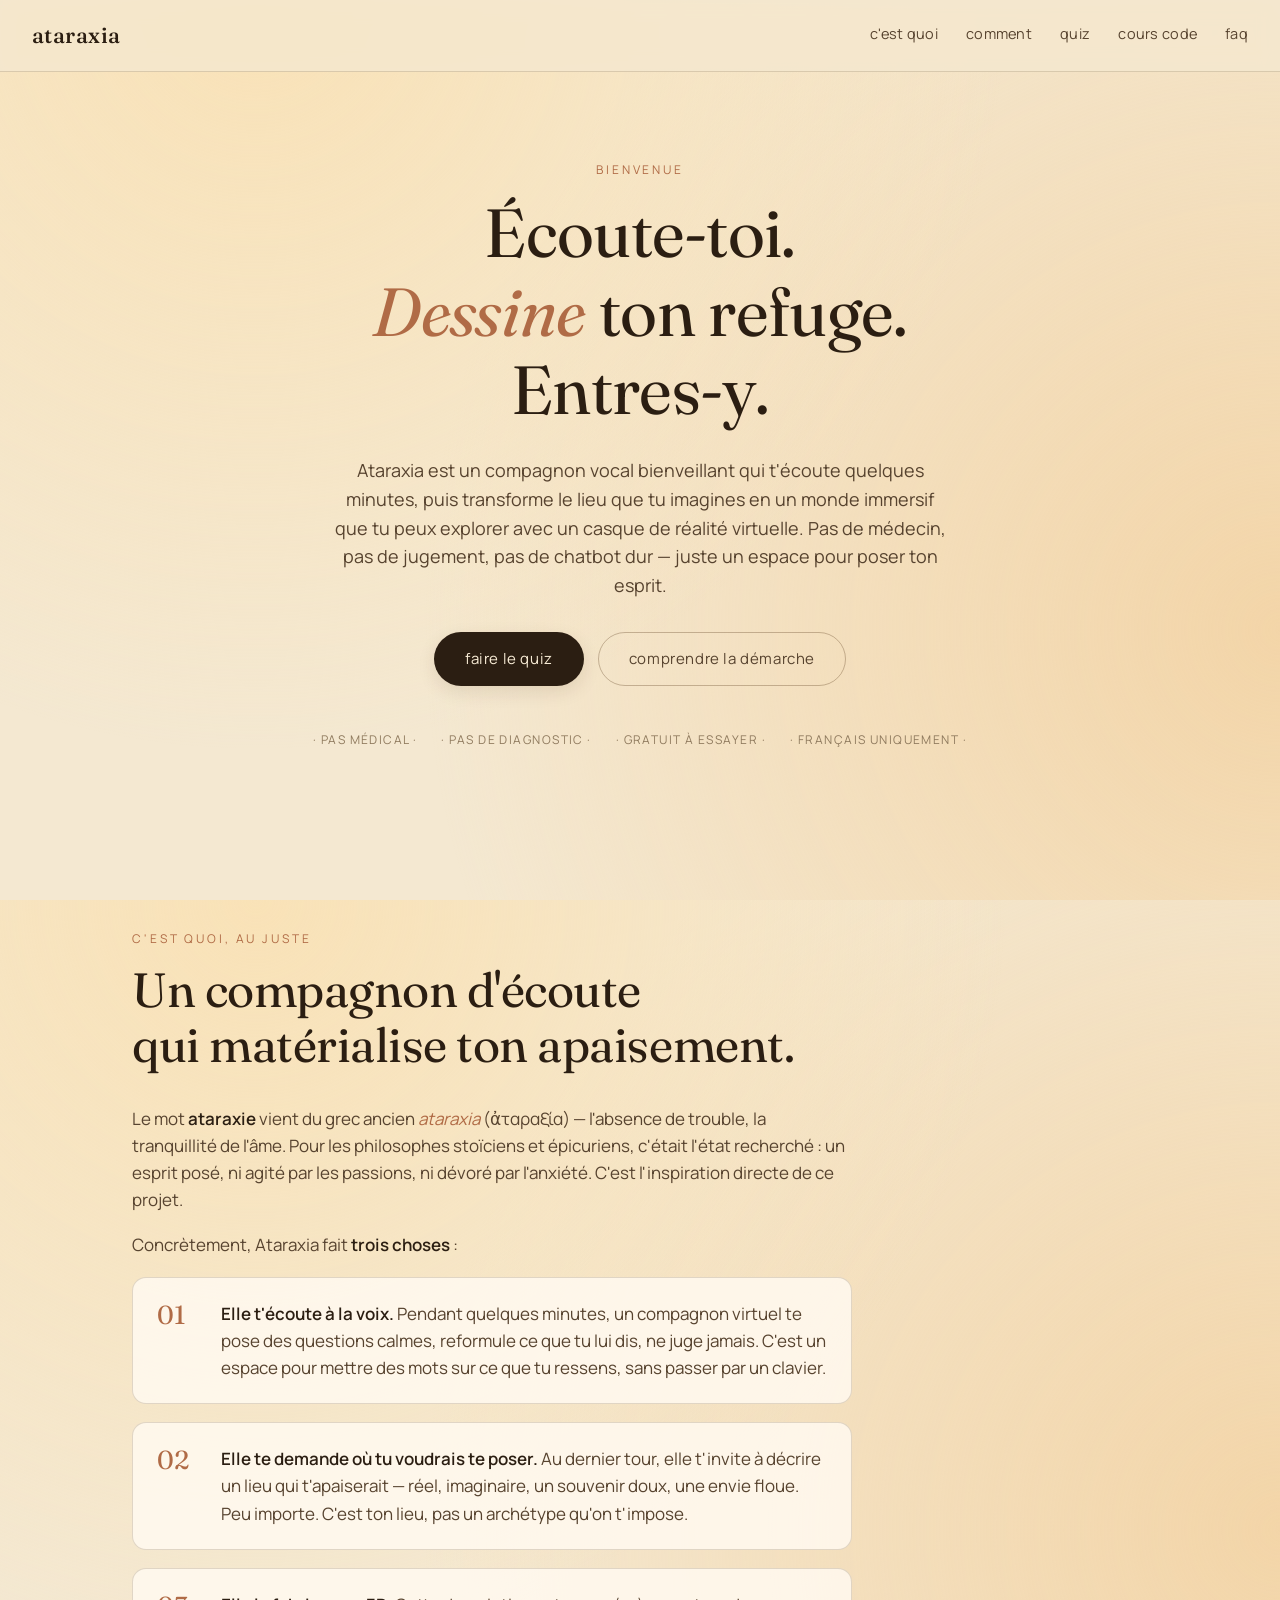
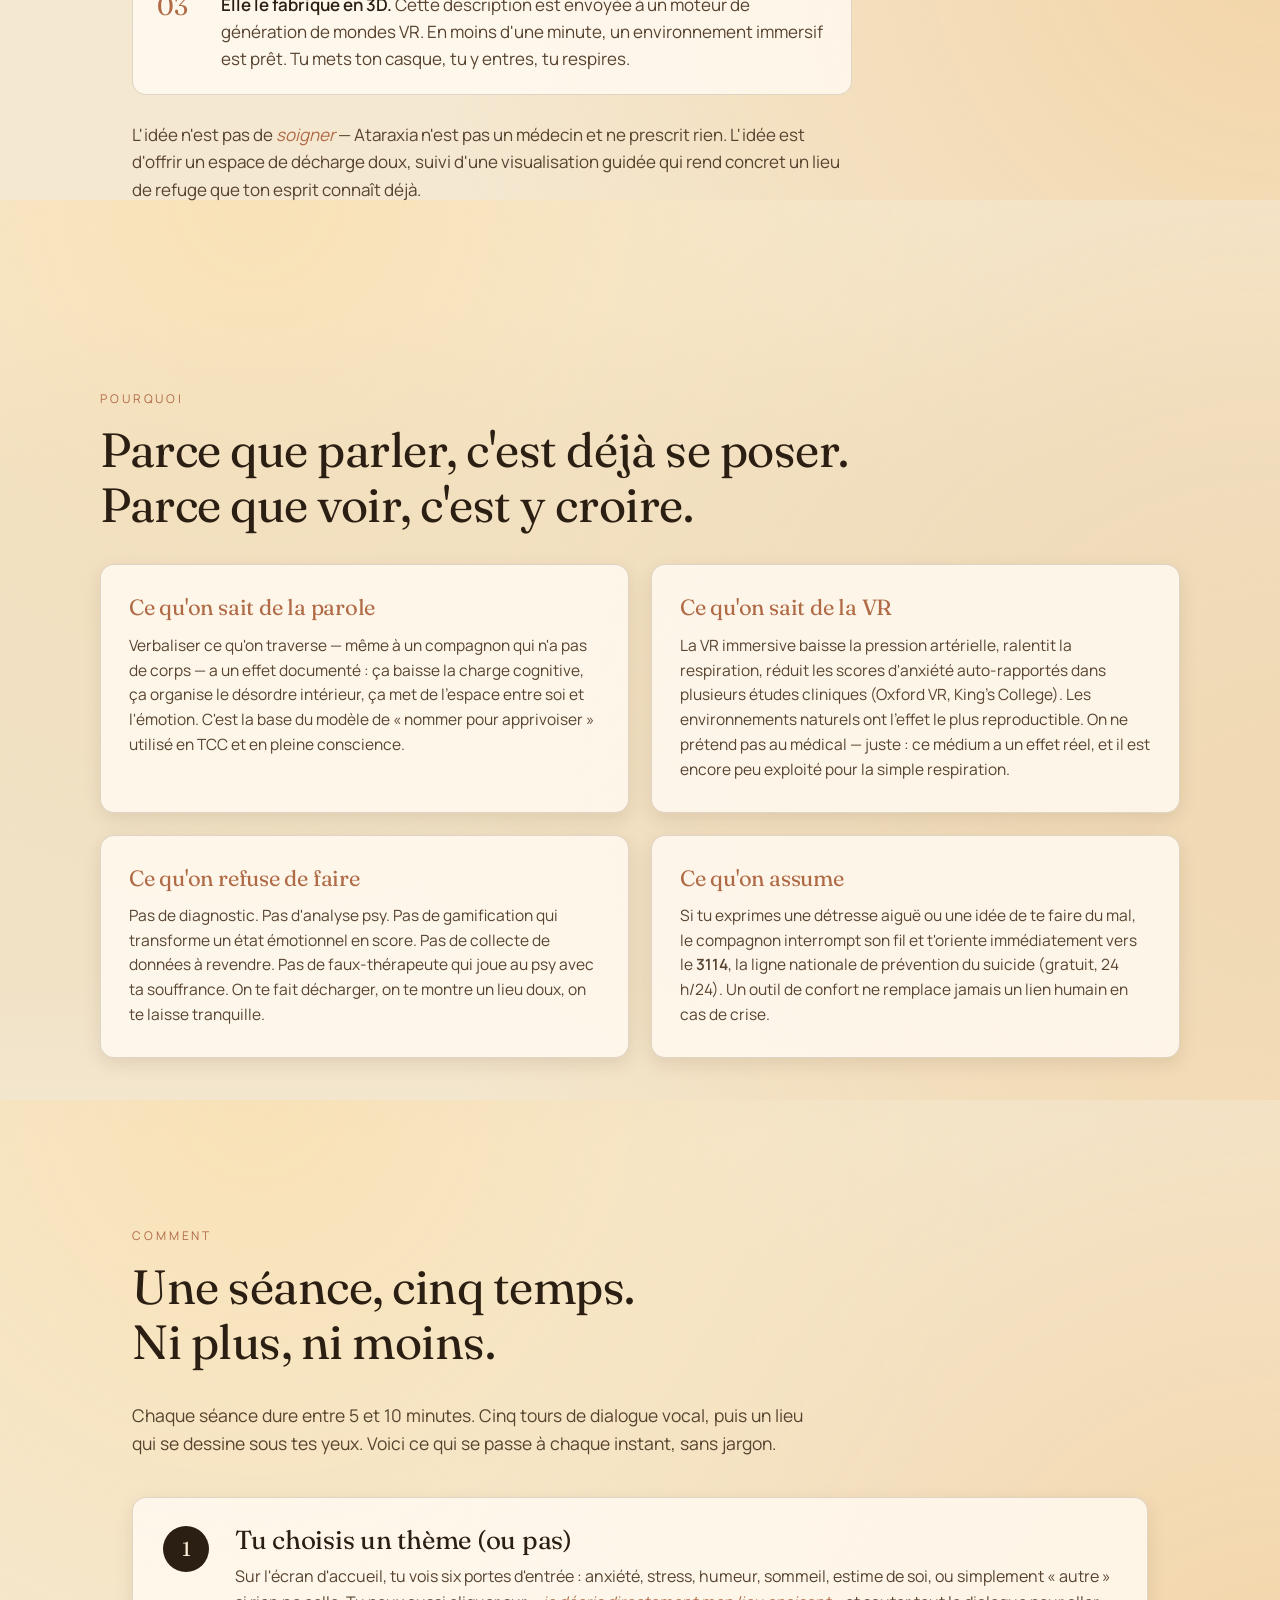
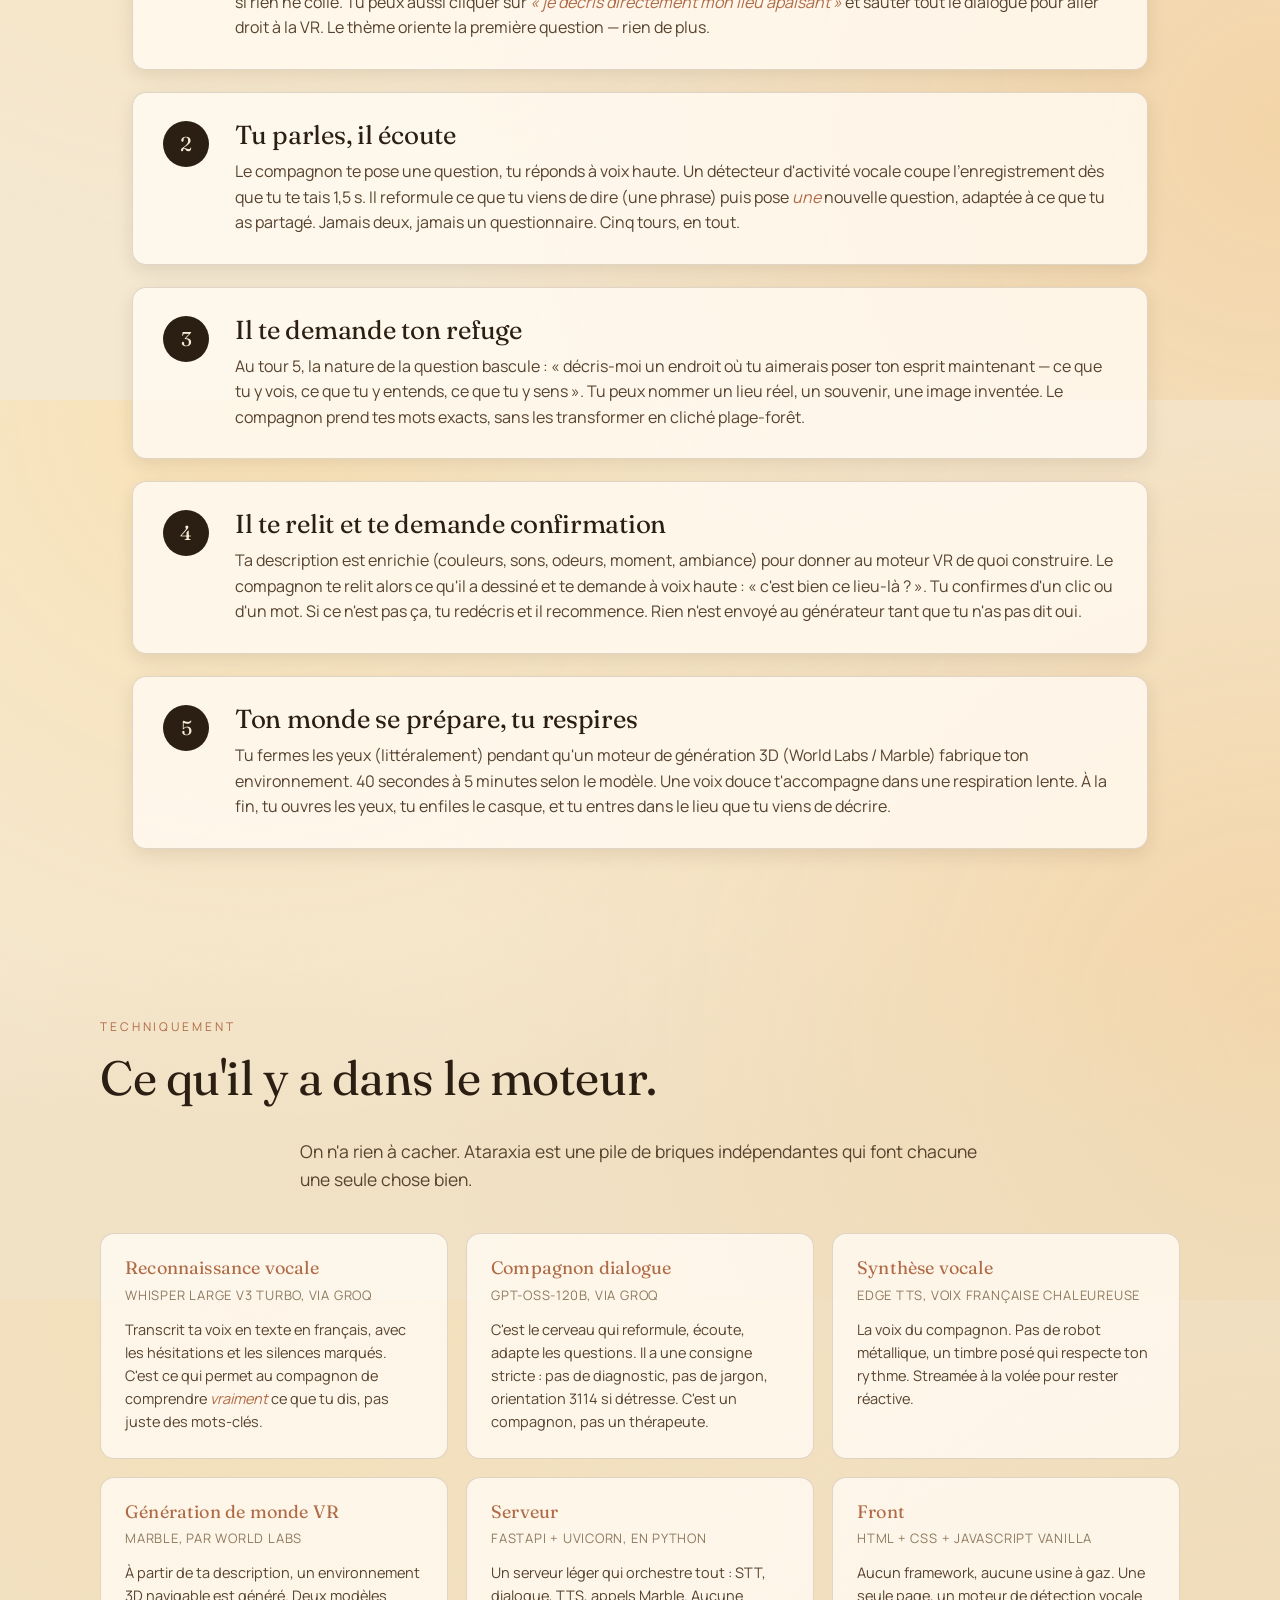
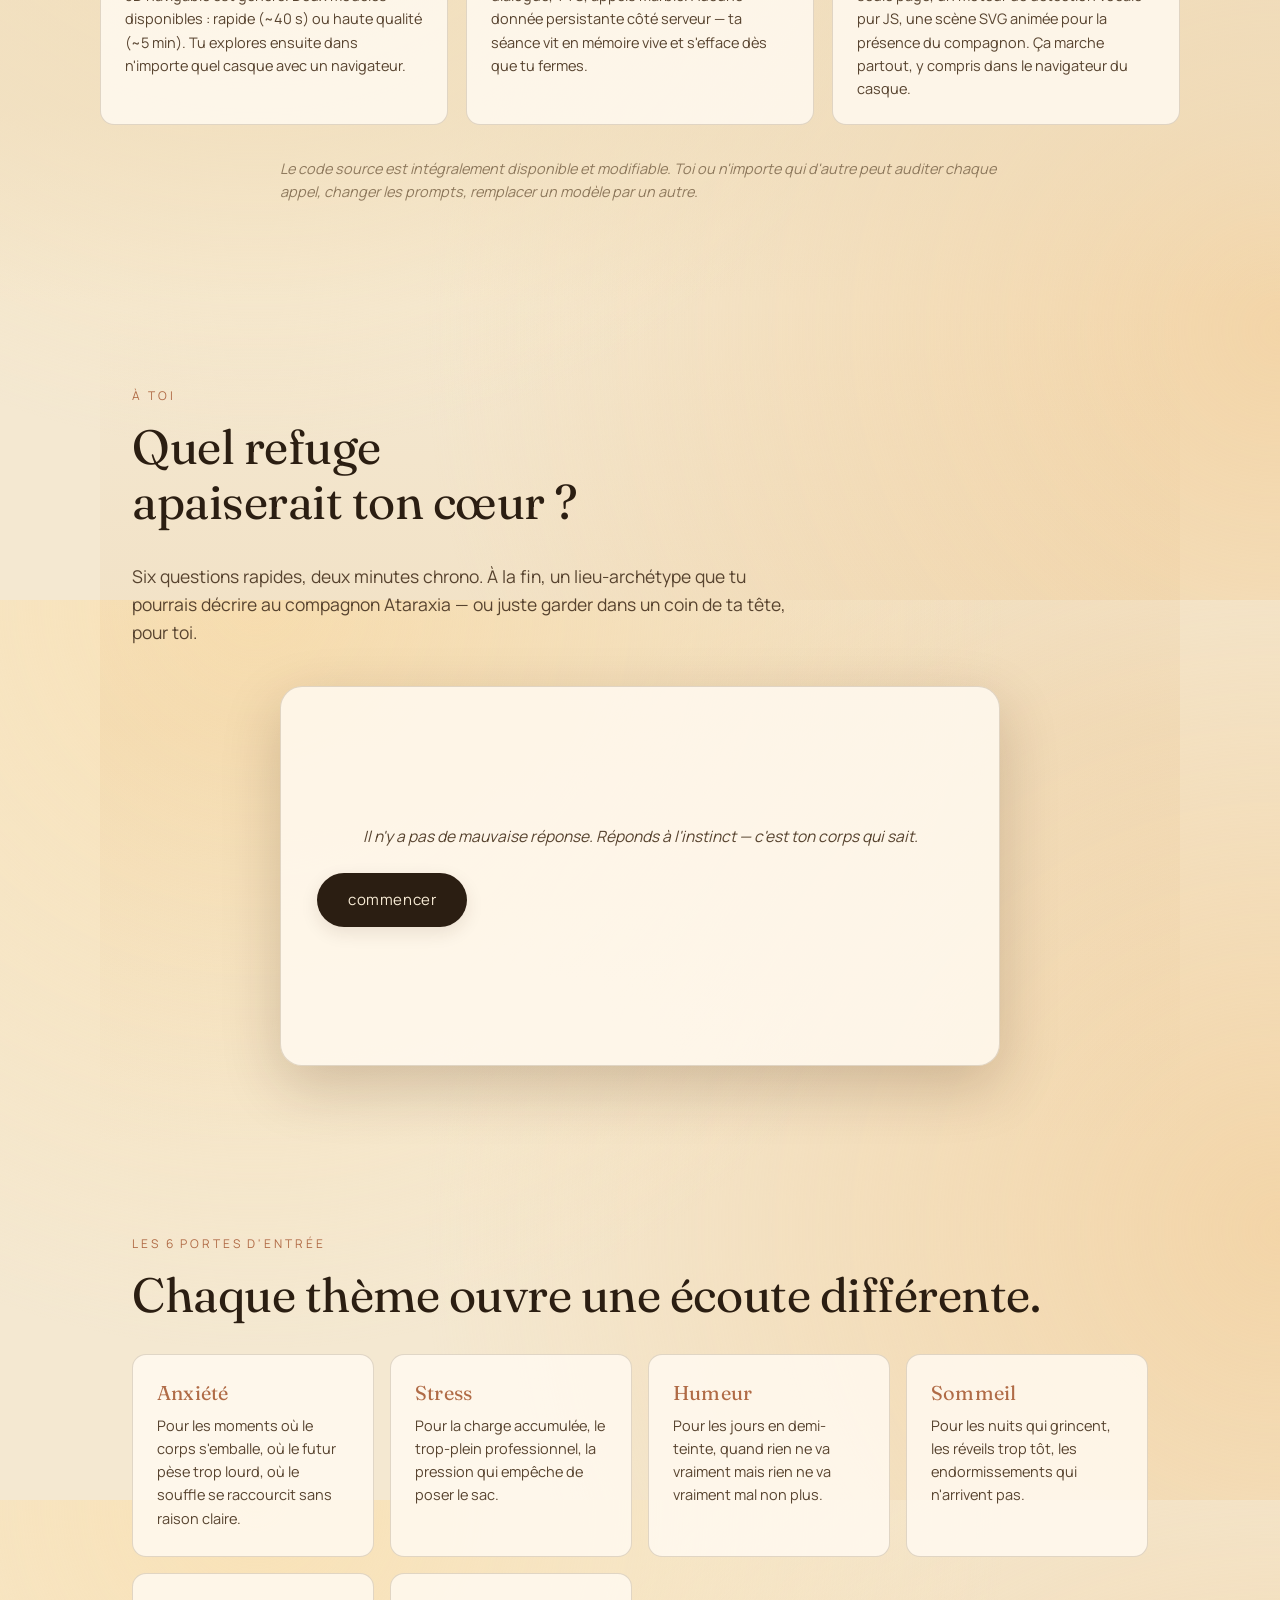
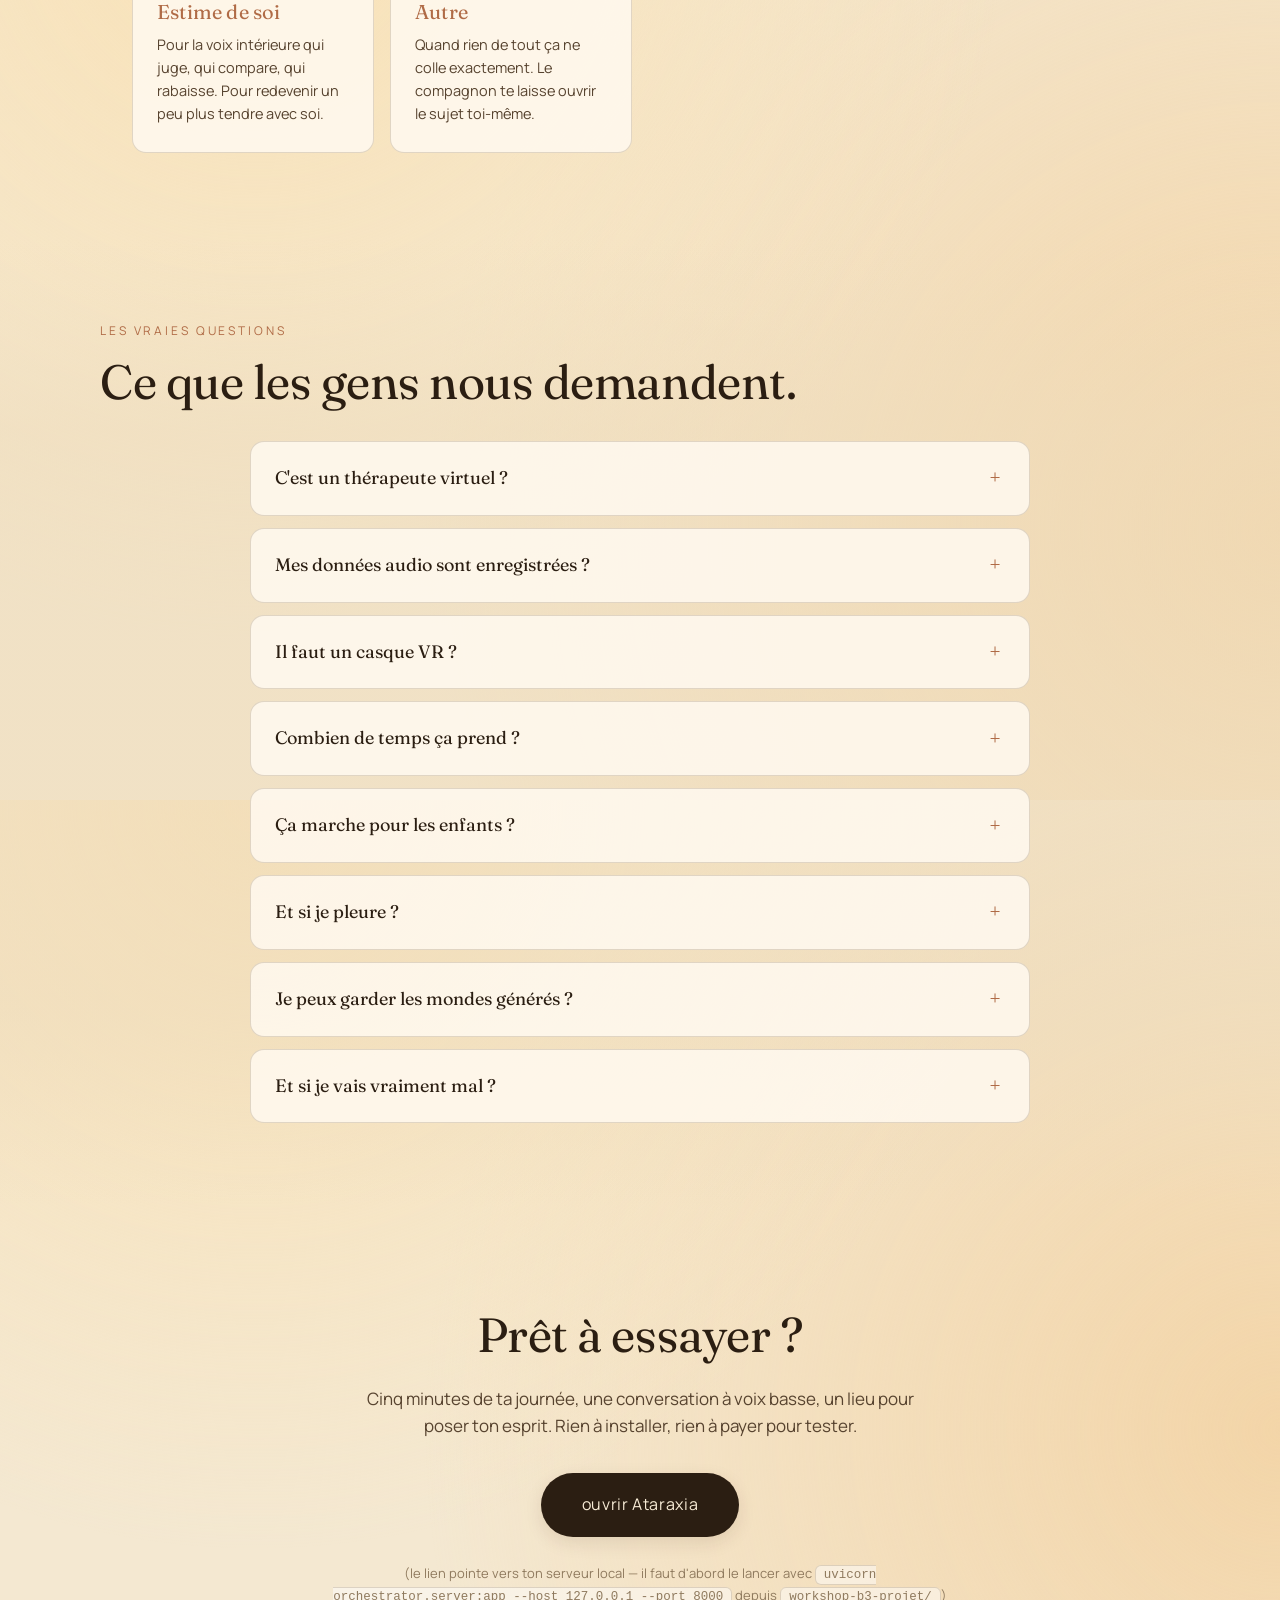
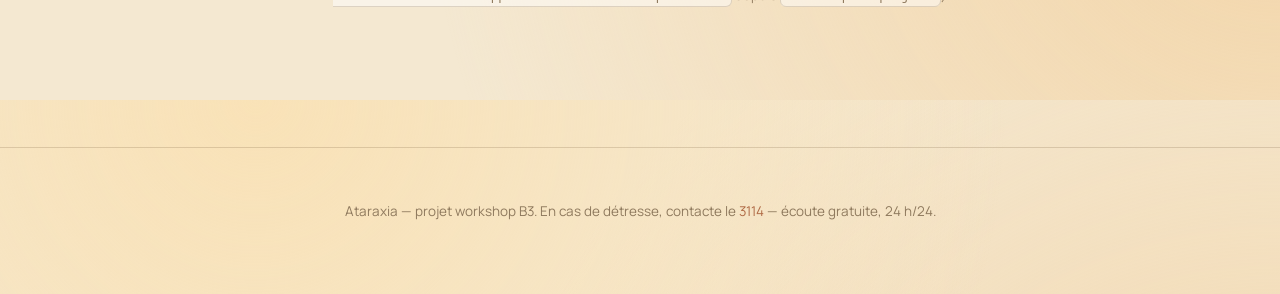
<file: presentation/index.html>
<!doctype html>
<html lang="fr">
<head>
  <meta charset="utf-8">
  <meta name="viewport" content="width=device-width,initial-scale=1,viewport-fit=cover">
  <title>Ataraxia — écoute-toi, dessine ton refuge, entres-y</title>
  <meta name="description" content="Un compagnon vocal bienveillant qui écoute, puis transforme ton lieu apaisant en monde VR immersif. Découvre la démarche et fais le quiz : quel refuge apaiserait ton cœur ?">

  <link rel="preconnect" href="https://fonts.googleapis.com">
  <link rel="preconnect" href="https://fonts.gstatic.com" crossorigin>
  <link href="https://fonts.googleapis.com/css2?family=Fraunces:opsz,wght,SOFT@9..144,300..600,0..100&family=Manrope:wght@400;500;600&display=swap" rel="stylesheet">
  <link rel="stylesheet" href="style.css">
</head>
<body>

  <!-- ============================================================
       HEADER — logo + nav interne
       ============================================================ -->
  <header class="topbar">
    <a class="brand" href="#top">ataraxia</a>
    <nav class="nav" aria-label="navigation">
      <a href="#quest-ce">c'est quoi</a>
      <a href="#comment">comment</a>
      <a href="#quiz">quiz</a>
      <a href="code.html">cours code</a>
      <a href="#faq">faq</a>
    </nav>
  </header>

  <main id="top">

    <!-- ============================================================
         HERO — le pitch en 5 secondes
         ============================================================ -->
    <section class="hero">
      <p class="eyebrow">bienvenue</p>
      <h1 class="hero-title">
        Écoute-toi.<br>
        <em>Dessine</em> ton refuge.<br>
        Entres-y.
      </h1>
      <p class="hero-lede">
        Ataraxia est un compagnon vocal bienveillant qui t'écoute quelques minutes,
        puis transforme le lieu que tu imagines en un monde immersif que tu peux
        explorer avec un casque de réalité virtuelle. Pas de médecin, pas de
        jugement, pas de chatbot dur — juste un espace pour poser ton esprit.
      </p>
      <div class="hero-cta">
        <a class="btn btn-primary" href="#quiz">faire le quiz</a>
        <a class="btn btn-ghost" href="#comment">comprendre la démarche</a>
      </div>
      <div class="hero-marks" aria-label="ce qu'on ne fait pas">
        <span>· pas médical ·</span>
        <span>· pas de diagnostic ·</span>
        <span>· gratuit à essayer ·</span>
        <span>· français uniquement ·</span>
      </div>
    </section>

    <!-- ============================================================
         QU'EST-CE QU'ATARAXIA — définition longue
         ============================================================ -->
    <section id="quest-ce" class="section">
      <p class="eyebrow">c'est quoi, au juste</p>
      <h2>Un compagnon d'écoute<br>qui matérialise ton apaisement.</h2>
      <div class="prose">
        <p>
          Le mot <strong>ataraxie</strong> vient du grec ancien <em>ataraxia</em>
          (ἀταραξία) — l'absence de trouble, la tranquillité de l'âme. Pour les
          philosophes stoïciens et épicuriens, c'était l'état recherché : un
          esprit posé, ni agité par les passions, ni dévoré par l'anxiété. C'est
          l'inspiration directe de ce projet.
        </p>
        <p>
          Concrètement, Ataraxia fait <strong>trois choses</strong> :
        </p>
        <ol class="fancy-list">
          <li>
            <span class="fancy-list-tag">01</span>
            <span class="fancy-list-body">
              <strong>Elle t'écoute à la voix.</strong> Pendant quelques
              minutes, un compagnon virtuel te pose des questions calmes,
              reformule ce que tu lui dis, ne juge jamais. C'est un espace pour
              mettre des mots sur ce que tu ressens, sans passer par un clavier.
            </span>
          </li>
          <li>
            <span class="fancy-list-tag">02</span>
            <span class="fancy-list-body">
              <strong>Elle te demande où tu voudrais te poser.</strong> Au
              dernier tour, elle t'invite à décrire un lieu qui t'apaiserait —
              réel, imaginaire, un souvenir doux, une envie floue. Peu importe.
              C'est ton lieu, pas un archétype qu'on t'impose.
            </span>
          </li>
          <li>
            <span class="fancy-list-tag">03</span>
            <span class="fancy-list-body">
              <strong>Elle le fabrique en 3D.</strong> Cette description est
              envoyée à un moteur de génération de mondes VR. En moins d'une
              minute, un environnement immersif est prêt. Tu mets ton casque,
              tu y entres, tu respires.
            </span>
          </li>
        </ol>
        <p>
          L'idée n'est pas de <em>soigner</em> — Ataraxia n'est pas un médecin
          et ne prescrit rien. L'idée est d'offrir un espace de décharge doux,
          suivi d'une visualisation guidée qui rend concret un lieu de refuge
          que ton esprit connaît déjà.
        </p>
      </div>
    </section>

    <!-- ============================================================
         POURQUOI — la partie manifeste
         ============================================================ -->
    <section class="section section-alt">
      <p class="eyebrow">pourquoi</p>
      <h2>Parce que parler, c'est déjà se poser.<br>Parce que voir, c'est y croire.</h2>
      <div class="cols cols-2">
        <div class="col-card">
          <h3>Ce qu'on sait de la parole</h3>
          <p>
            Verbaliser ce qu'on traverse — même à un compagnon qui n'a pas de
            corps — a un effet documenté : ça baisse la charge cognitive, ça
            organise le désordre intérieur, ça met de l'espace entre soi et
            l'émotion. C'est la base du modèle de « nommer pour apprivoiser »
            utilisé en TCC et en pleine conscience.
          </p>
        </div>
        <div class="col-card">
          <h3>Ce qu'on sait de la VR</h3>
          <p>
            La VR immersive baisse la pression artérielle, ralentit la
            respiration, réduit les scores d'anxiété auto-rapportés dans plusieurs
            études cliniques (Oxford VR, King's College). Les environnements
            naturels ont l'effet le plus reproductible. On ne prétend pas au
            médical — juste : ce médium a un effet réel, et il est encore peu
            exploité pour la simple respiration.
          </p>
        </div>
        <div class="col-card">
          <h3>Ce qu'on refuse de faire</h3>
          <p>
            Pas de diagnostic. Pas d'analyse psy. Pas de gamification qui
            transforme un état émotionnel en score. Pas de collecte de données à
            revendre. Pas de faux-thérapeute qui joue au psy avec ta souffrance.
            On te fait décharger, on te montre un lieu doux, on te laisse tranquille.
          </p>
        </div>
        <div class="col-card">
          <h3>Ce qu'on assume</h3>
          <p>
            Si tu exprimes une détresse aiguë ou une idée de te faire du mal,
            le compagnon interrompt son fil et t'oriente immédiatement vers
            le <strong>3114</strong>, la ligne nationale de prévention du suicide
            (gratuit, 24 h/24). Un outil de confort ne remplace jamais un lien
            humain en cas de crise.
          </p>
        </div>
      </div>
    </section>

    <!-- ============================================================
         COMMENT — les 5 étapes détaillées
         ============================================================ -->
    <section id="comment" class="section">
      <p class="eyebrow">comment</p>
      <h2>Une séance, cinq temps.<br>Ni plus, ni moins.</h2>
      <p class="prose-lede">
        Chaque séance dure entre 5 et 10 minutes. Cinq tours de dialogue vocal,
        puis un lieu qui se dessine sous tes yeux. Voici ce qui se passe
        à chaque instant, sans jargon.
      </p>

      <ol class="steps">
        <li class="step">
          <div class="step-num">1</div>
          <div class="step-body">
            <h3>Tu choisis un thème (ou pas)</h3>
            <p>
              Sur l'écran d'accueil, tu vois six portes d'entrée : anxiété,
              stress, humeur, sommeil, estime de soi, ou simplement « autre »
              si rien ne colle. Tu peux aussi cliquer sur <em>« je décris
              directement mon lieu apaisant »</em> et sauter tout le dialogue
              pour aller droit à la VR. Le thème oriente la première question
              — rien de plus.
            </p>
          </div>
        </li>
        <li class="step">
          <div class="step-num">2</div>
          <div class="step-body">
            <h3>Tu parles, il écoute</h3>
            <p>
              Le compagnon te pose une question, tu réponds à voix haute. Un
              détecteur d'activité vocale coupe l'enregistrement dès que tu
              te tais 1,5 s. Il reformule ce que tu viens de dire (une phrase)
              puis pose <em>une</em> nouvelle question, adaptée à ce que tu as
              partagé. Jamais deux, jamais un questionnaire. Cinq tours,
              en tout.
            </p>
          </div>
        </li>
        <li class="step">
          <div class="step-num">3</div>
          <div class="step-body">
            <h3>Il te demande ton refuge</h3>
            <p>
              Au tour 5, la nature de la question bascule : « décris-moi un
              endroit où tu aimerais poser ton esprit maintenant — ce que tu y
              vois, ce que tu y entends, ce que tu y sens ». Tu peux nommer un
              lieu réel, un souvenir, une image inventée. Le compagnon prend
              tes mots exacts, sans les transformer en cliché plage-forêt.
            </p>
          </div>
        </li>
        <li class="step">
          <div class="step-num">4</div>
          <div class="step-body">
            <h3>Il te relit et te demande confirmation</h3>
            <p>
              Ta description est enrichie (couleurs, sons, odeurs, moment,
              ambiance) pour donner au moteur VR de quoi construire. Le
              compagnon te relit alors ce qu'il a dessiné et te demande à voix
              haute : « c'est bien ce lieu-là ? ». Tu confirmes d'un clic ou
              d'un mot. Si ce n'est pas ça, tu redécris et il recommence. Rien
              n'est envoyé au générateur tant que tu n'as pas dit oui.
            </p>
          </div>
        </li>
        <li class="step">
          <div class="step-num">5</div>
          <div class="step-body">
            <h3>Ton monde se prépare, tu respires</h3>
            <p>
              Tu fermes les yeux (littéralement) pendant qu'un moteur de
              génération 3D (World Labs / Marble) fabrique ton environnement.
              40 secondes à 5 minutes selon le modèle. Une voix douce
              t'accompagne dans une respiration lente. À la fin, tu ouvres les
              yeux, tu enfiles le casque, et tu entres dans le lieu que tu
              viens de décrire.
            </p>
          </div>
        </li>
      </ol>
    </section>

    <!-- ============================================================
         LES TECHNOS — expliquer sans jargon
         ============================================================ -->
    <section class="section section-alt">
      <p class="eyebrow">techniquement</p>
      <h2>Ce qu'il y a dans le moteur.</h2>
      <p class="prose-lede">
        On n'a rien à cacher. Ataraxia est une pile de briques indépendantes
        qui font chacune une seule chose bien.
      </p>

      <div class="tech-grid">
        <div class="tech-card">
          <h4>Reconnaissance vocale</h4>
          <p class="tech-what">Whisper large v3 turbo, via Groq</p>
          <p class="tech-why">
            Transcrit ta voix en texte en français, avec les hésitations et les
            silences marqués. C'est ce qui permet au compagnon de comprendre
            <em>vraiment</em> ce que tu dis, pas juste des mots-clés.
          </p>
        </div>
        <div class="tech-card">
          <h4>Compagnon dialogue</h4>
          <p class="tech-what">gpt-oss-120b, via Groq</p>
          <p class="tech-why">
            C'est le cerveau qui reformule, écoute, adapte les questions. Il a
            une consigne stricte : pas de diagnostic, pas de jargon, orientation
            3114 si détresse. C'est un compagnon, pas un thérapeute.
          </p>
        </div>
        <div class="tech-card">
          <h4>Synthèse vocale</h4>
          <p class="tech-what">Edge TTS, voix française chaleureuse</p>
          <p class="tech-why">
            La voix du compagnon. Pas de robot métallique, un timbre posé qui
            respecte ton rythme. Streamée à la volée pour rester réactive.
          </p>
        </div>
        <div class="tech-card">
          <h4>Génération de monde VR</h4>
          <p class="tech-what">Marble, par World Labs</p>
          <p class="tech-why">
            À partir de ta description, un environnement 3D navigable est
            généré. Deux modèles disponibles : rapide (~40 s) ou haute qualité
            (~5 min). Tu explores ensuite dans n'importe quel casque avec un
            navigateur.
          </p>
        </div>
        <div class="tech-card">
          <h4>Serveur</h4>
          <p class="tech-what">FastAPI + uvicorn, en Python</p>
          <p class="tech-why">
            Un serveur léger qui orchestre tout : STT, dialogue, TTS, appels
            Marble. Aucune donnée persistante côté serveur — ta séance vit en
            mémoire vive et s'efface dès que tu fermes.
          </p>
        </div>
        <div class="tech-card">
          <h4>Front</h4>
          <p class="tech-what">HTML + CSS + JavaScript vanilla</p>
          <p class="tech-why">
            Aucun framework, aucune usine à gaz. Une seule page, un moteur de
            détection vocale pur JS, une scène SVG animée pour la présence du
            compagnon. Ça marche partout, y compris dans le navigateur du casque.
          </p>
        </div>
      </div>

      <p class="prose-note">
        Le code source est intégralement disponible et modifiable. Toi ou
        n'importe qui d'autre peut auditer chaque appel, changer les prompts,
        remplacer un modèle par un autre.
      </p>
    </section>

    <!-- ============================================================
         QUIZ — la partie interactive
         ============================================================ -->
    <section id="quiz" class="section quiz-section">
      <p class="eyebrow">à toi</p>
      <h2>Quel refuge<br>apaiserait ton cœur&nbsp;?</h2>
      <p class="prose-lede">
        Six questions rapides, deux minutes chrono. À la fin, un lieu-archétype
        que tu pourrais décrire au compagnon Ataraxia — ou juste garder dans
        un coin de ta tête, pour toi.
      </p>

      <div class="quiz" id="quiz-app">
        <!-- Écran d'intro -->
        <div class="quiz-panel" id="quiz-intro">
          <p class="quiz-hint">Il n'y a pas de mauvaise réponse. Réponds à l'instinct — c'est ton corps qui sait.</p>
          <button class="btn btn-primary" id="quiz-start">commencer</button>
        </div>

        <!-- Écran question (généré dynamiquement) -->
        <div class="quiz-panel" id="quiz-question" hidden>
          <div class="quiz-progress" id="quiz-progress"></div>
          <p class="quiz-step" id="quiz-step">question 1 sur 6</p>
          <h3 class="quiz-title" id="quiz-title">—</h3>
          <ul class="quiz-choices" id="quiz-choices"></ul>
          <button class="quiz-back" id="quiz-back" type="button" hidden>← question précédente</button>
        </div>

        <!-- Écran résultat -->
        <div class="quiz-panel" id="quiz-result" hidden>
          <p class="eyebrow">ton refuge suggéré</p>
          <h3 class="result-title" id="result-title">—</h3>
          <p class="result-desc" id="result-desc">—</p>
          <dl class="result-details" id="result-details"></dl>
          <p class="result-nudge" id="result-nudge">—</p>
          <div class="quiz-actions">
            <button class="btn btn-ghost" id="quiz-restart">refaire le quiz</button>
            <button class="btn btn-primary" id="quiz-copy">copier ma description</button>
          </div>
          <p class="quiz-copied" id="quiz-copied" hidden>description copiée dans le presse-papier ✓</p>
        </div>
      </div>
    </section>

    <!-- ============================================================
         LES 6 THÈMES — cartes d'entrée
         ============================================================ -->
    <section class="section">
      <p class="eyebrow">les 6 portes d'entrée</p>
      <h2>Chaque thème ouvre une écoute différente.</h2>
      <div class="themes-grid">
        <article class="theme-card">
          <h4>Anxiété</h4>
          <p>Pour les moments où le corps s'emballe, où le futur pèse trop lourd, où le souffle se raccourcit sans raison claire.</p>
        </article>
        <article class="theme-card">
          <h4>Stress</h4>
          <p>Pour la charge accumulée, le trop-plein professionnel, la pression qui empêche de poser le sac.</p>
        </article>
        <article class="theme-card">
          <h4>Humeur</h4>
          <p>Pour les jours en demi-teinte, quand rien ne va vraiment mais rien ne va vraiment mal non plus.</p>
        </article>
        <article class="theme-card">
          <h4>Sommeil</h4>
          <p>Pour les nuits qui grincent, les réveils trop tôt, les endormissements qui n'arrivent pas.</p>
        </article>
        <article class="theme-card">
          <h4>Estime de soi</h4>
          <p>Pour la voix intérieure qui juge, qui compare, qui rabaisse. Pour redevenir un peu plus tendre avec soi.</p>
        </article>
        <article class="theme-card">
          <h4>Autre</h4>
          <p>Quand rien de tout ça ne colle exactement. Le compagnon te laisse ouvrir le sujet toi-même.</p>
        </article>
      </div>
    </section>

    <!-- ============================================================
         FAQ — réponses honnêtes
         ============================================================ -->
    <section id="faq" class="section section-alt">
      <p class="eyebrow">les vraies questions</p>
      <h2>Ce que les gens nous demandent.</h2>

      <div class="faq">
        <details class="faq-item">
          <summary>C'est un thérapeute virtuel ?</summary>
          <p>
            Non, et on ne veut surtout pas l'être. Ataraxia est un compagnon
            d'écoute, pas un praticien. Il ne pose aucun diagnostic, ne
            propose aucun protocole thérapeutique, ne remplace personne. Il
            offre un espace pour verbaliser et un lieu doux à explorer.
            Si tu as besoin d'un vrai thérapeute, va vers un vrai thérapeute.
          </p>
        </details>
        <details class="faq-item">
          <summary>Mes données audio sont enregistrées ?</summary>
          <p>
            Ton audio est envoyé au service de transcription (Groq / Whisper)
            pour être transformé en texte, puis oublié côté Ataraxia : rien
            n'est stocké sur nos serveurs, tout vit en RAM et s'efface à la fin
            de la séance. Groq peut conserver l'audio selon sa propre politique
            — vérifie leurs CGU si c'est un point critique pour toi.
          </p>
        </details>
        <details class="faq-item">
          <summary>Il faut un casque VR ?</summary>
          <p>
            Pas pour parler avec le compagnon — un simple navigateur suffit.
            Pour <em>entrer dans le monde généré</em>, un casque (Meta Quest,
            PICO, etc.) donne l'expérience immersive complète. Mais tu peux
            aussi explorer le monde en 360° depuis un écran classique.
          </p>
        </details>
        <details class="faq-item">
          <summary>Combien de temps ça prend ?</summary>
          <p>
            Cinq à dix minutes pour la partie dialogue. Puis 40 secondes à
            5 minutes pour la génération du monde selon le modèle choisi
            (rapide ou haute qualité). Compte 15 minutes en tout pour une
            séance complète et sereine.
          </p>
        </details>
        <details class="faq-item">
          <summary>Ça marche pour les enfants ?</summary>
          <p>
            Le compagnon parle en tu, avec un vocabulaire simple, et n'aborde
            aucun sujet inadapté. Mais la VR est déconseillée avant 13 ans
            (recommandation Meta) et un adulte devrait accompagner l'usage.
            Ataraxia n'est pas pensé spécifiquement pour l'enfance.
          </p>
        </details>
        <details class="faq-item">
          <summary>Et si je pleure ?</summary>
          <p>
            Tu pleures. C'est prévu, c'est même bienvenu. Le compagnon ne va
            pas paniquer, ni te consoler à outrance. Il attendra que tu
            reprennes, il accusera doucement réception, il continuera à
            t'écouter. Il n'y a rien à performer ici.
          </p>
        </details>
        <details class="faq-item">
          <summary>Je peux garder les mondes générés ?</summary>
          <p>
            Chaque monde reste accessible via son lien unique sur la plateforme
            Marble. Tu peux le mettre en favoris, le partager, y revenir plus
            tard. Ce sont tes lieux — Ataraxia n'en fait rien après la séance.
          </p>
        </details>
        <details class="faq-item">
          <summary>Et si je vais vraiment mal ?</summary>
          <p>
            Le compagnon détecte les signaux de détresse aiguë et t'oriente
            immédiatement vers le <strong><a href="tel:3114">3114</a></strong>,
            ligne nationale de prévention du suicide, gratuit, 24 h/24. Il ne
            remplacera jamais une écoute humaine réelle. Si c'est urgent, appelle.
          </p>
        </details>
      </div>
    </section>

    <!-- ============================================================
         CTA final
         ============================================================ -->
    <section class="section cta">
      <h2>Prêt à essayer&nbsp;?</h2>
      <p class="cta-lede">
        Cinq minutes de ta journée, une conversation à voix basse, un lieu
        pour poser ton esprit. Rien à installer, rien à payer pour tester.
      </p>
      <a class="btn btn-primary btn-large" href="http://127.0.0.1:8000/">ouvrir Ataraxia</a>
      <p class="cta-note">
        (le lien pointe vers ton serveur local — il faut d'abord le lancer avec
        <code>uvicorn orchestrator.server:app --host 127.0.0.1 --port 8000</code>
        depuis <code>workshop-b3-projet/</code>)
      </p>
    </section>

  </main>

  <footer class="footer">
    <p>
      Ataraxia — projet workshop B3.
      En cas de détresse, contacte le
      <a href="tel:3114">3114</a> — écoute gratuite, 24 h/24.
    </p>
  </footer>

  <script src="quiz.js" defer></script>
</body>
</html>
</file>
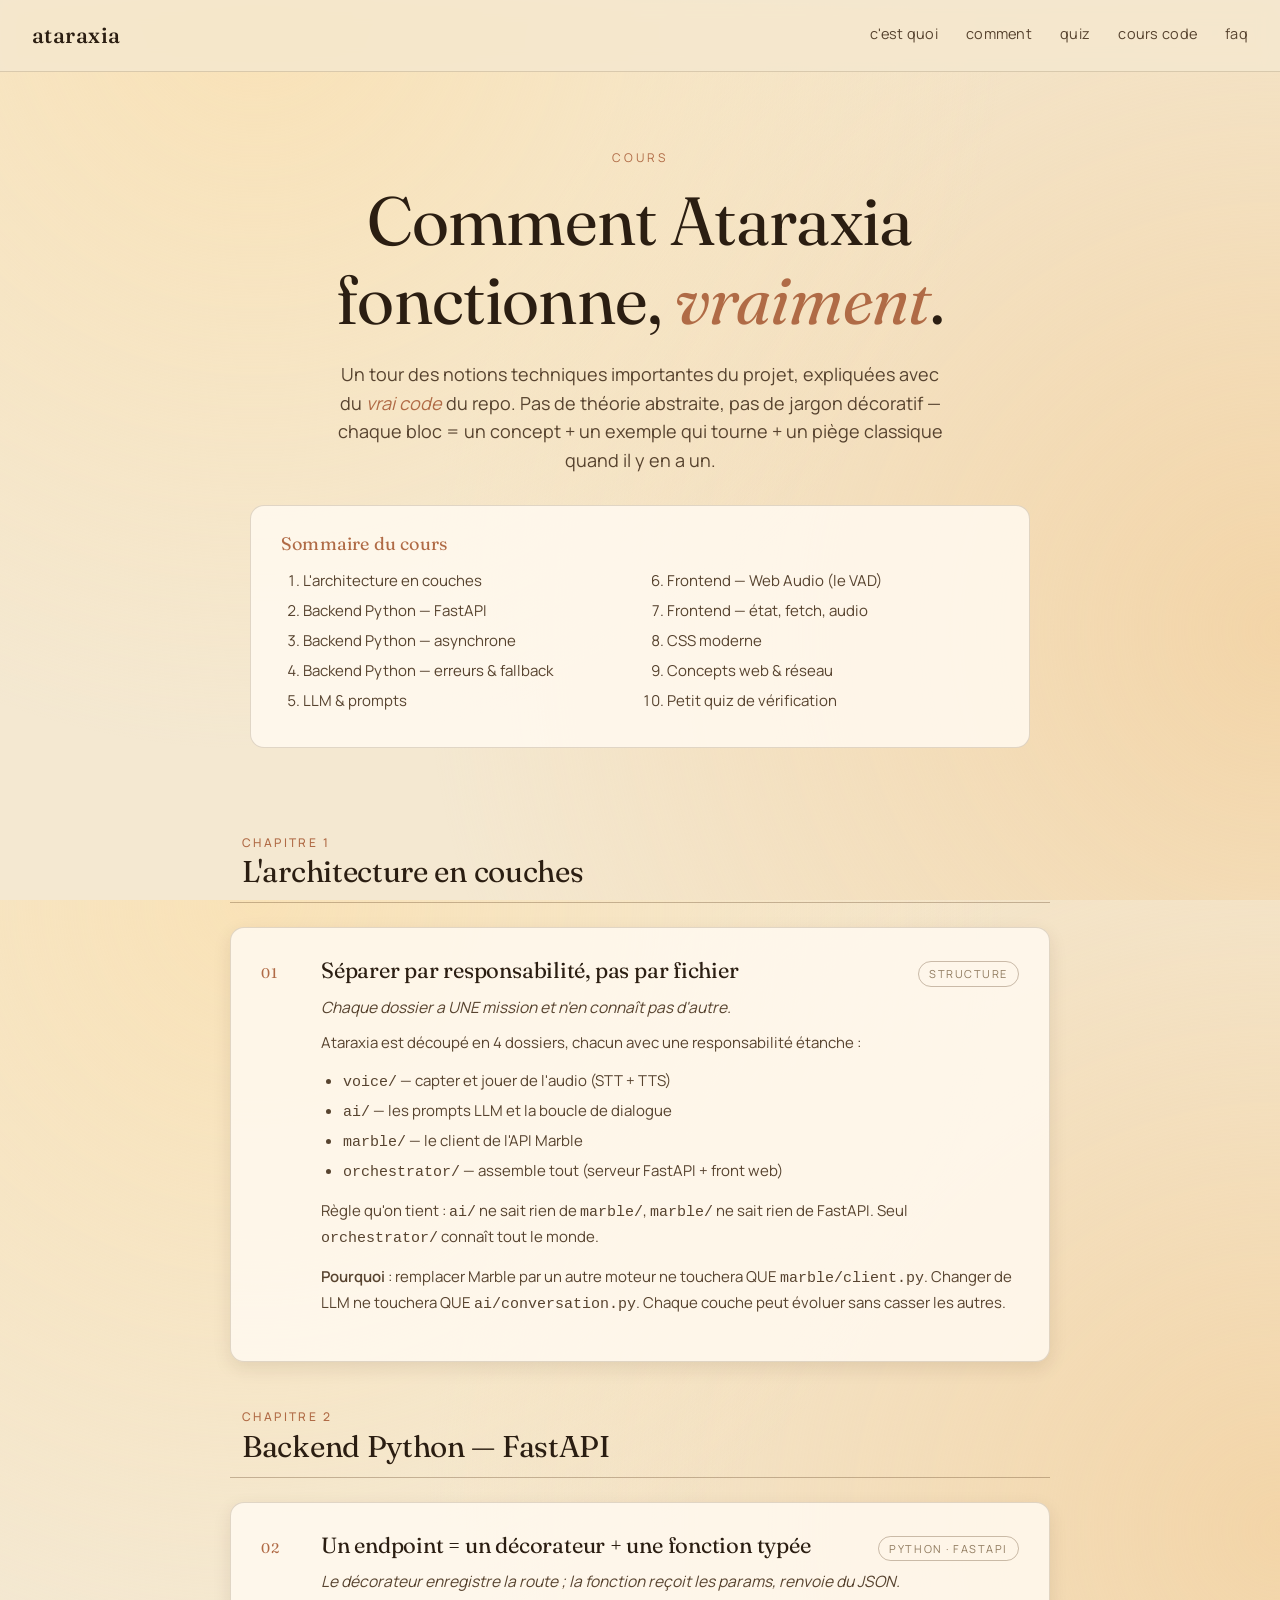
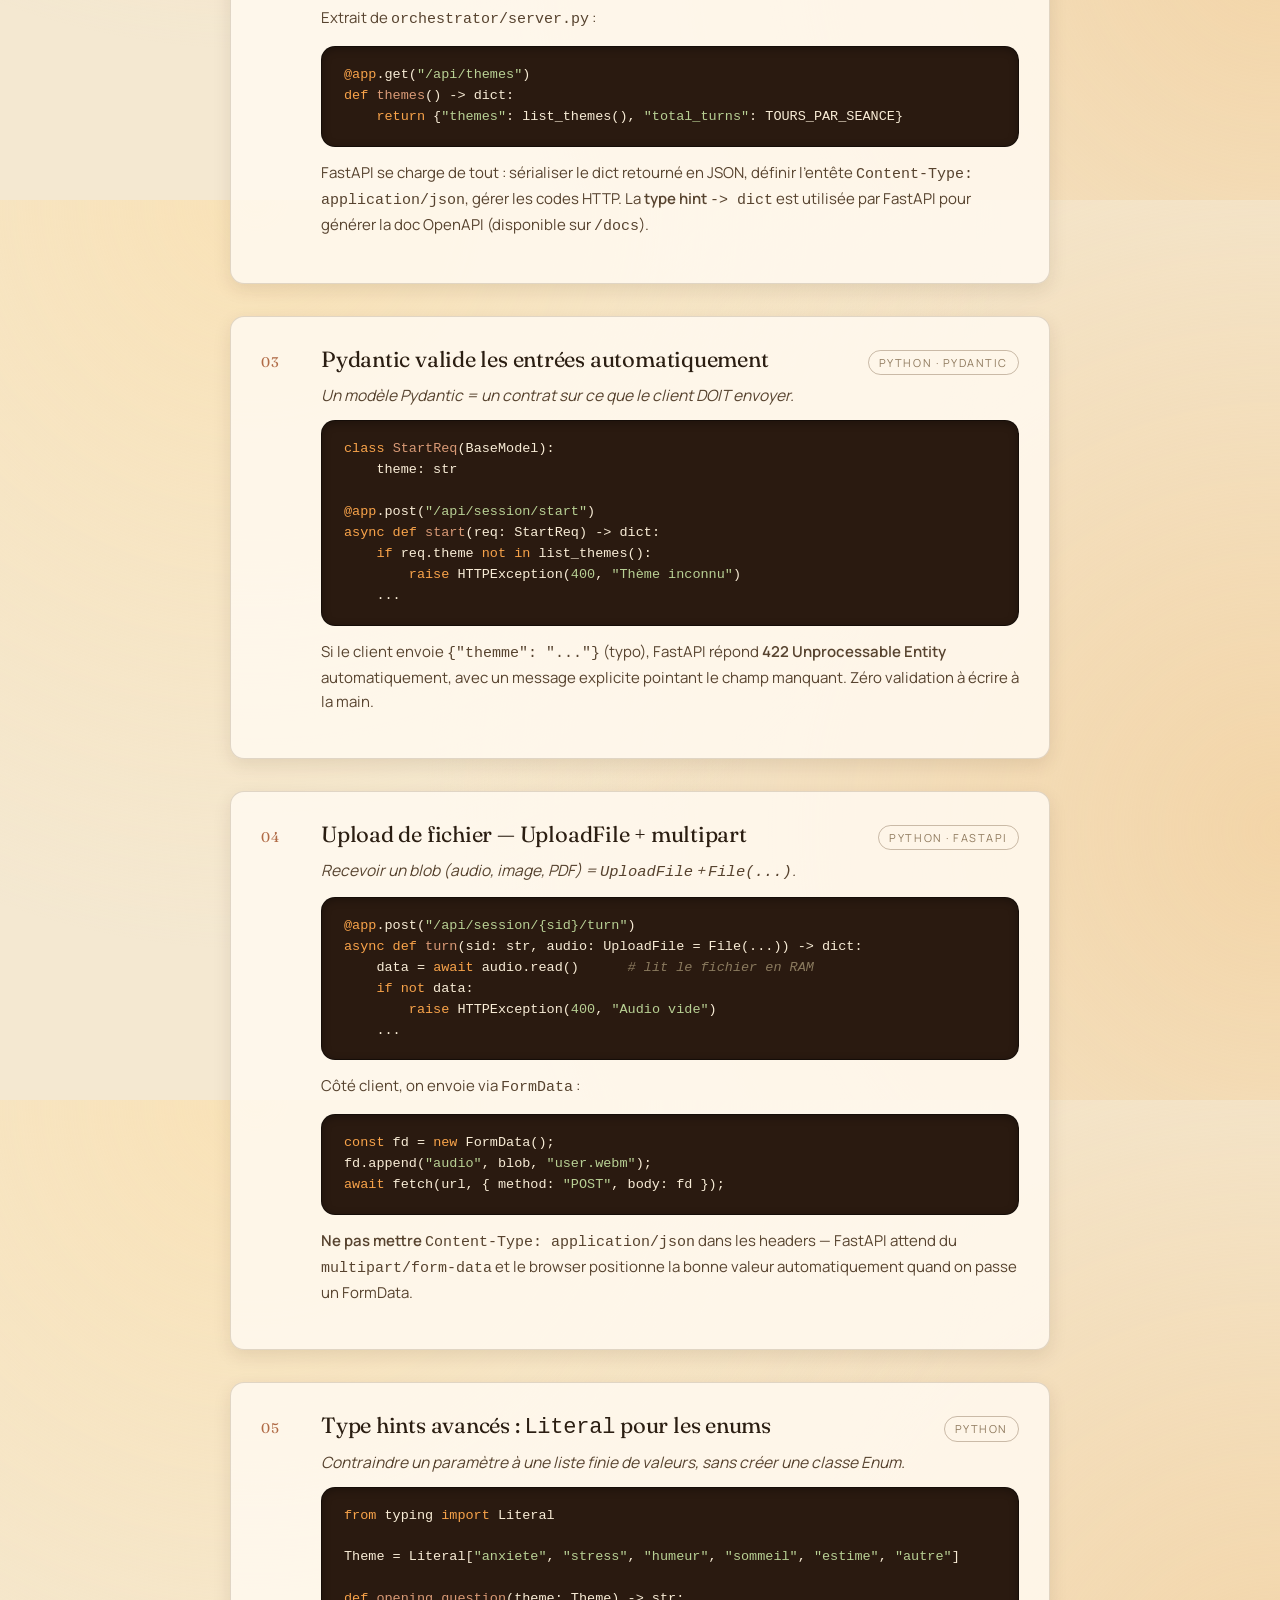
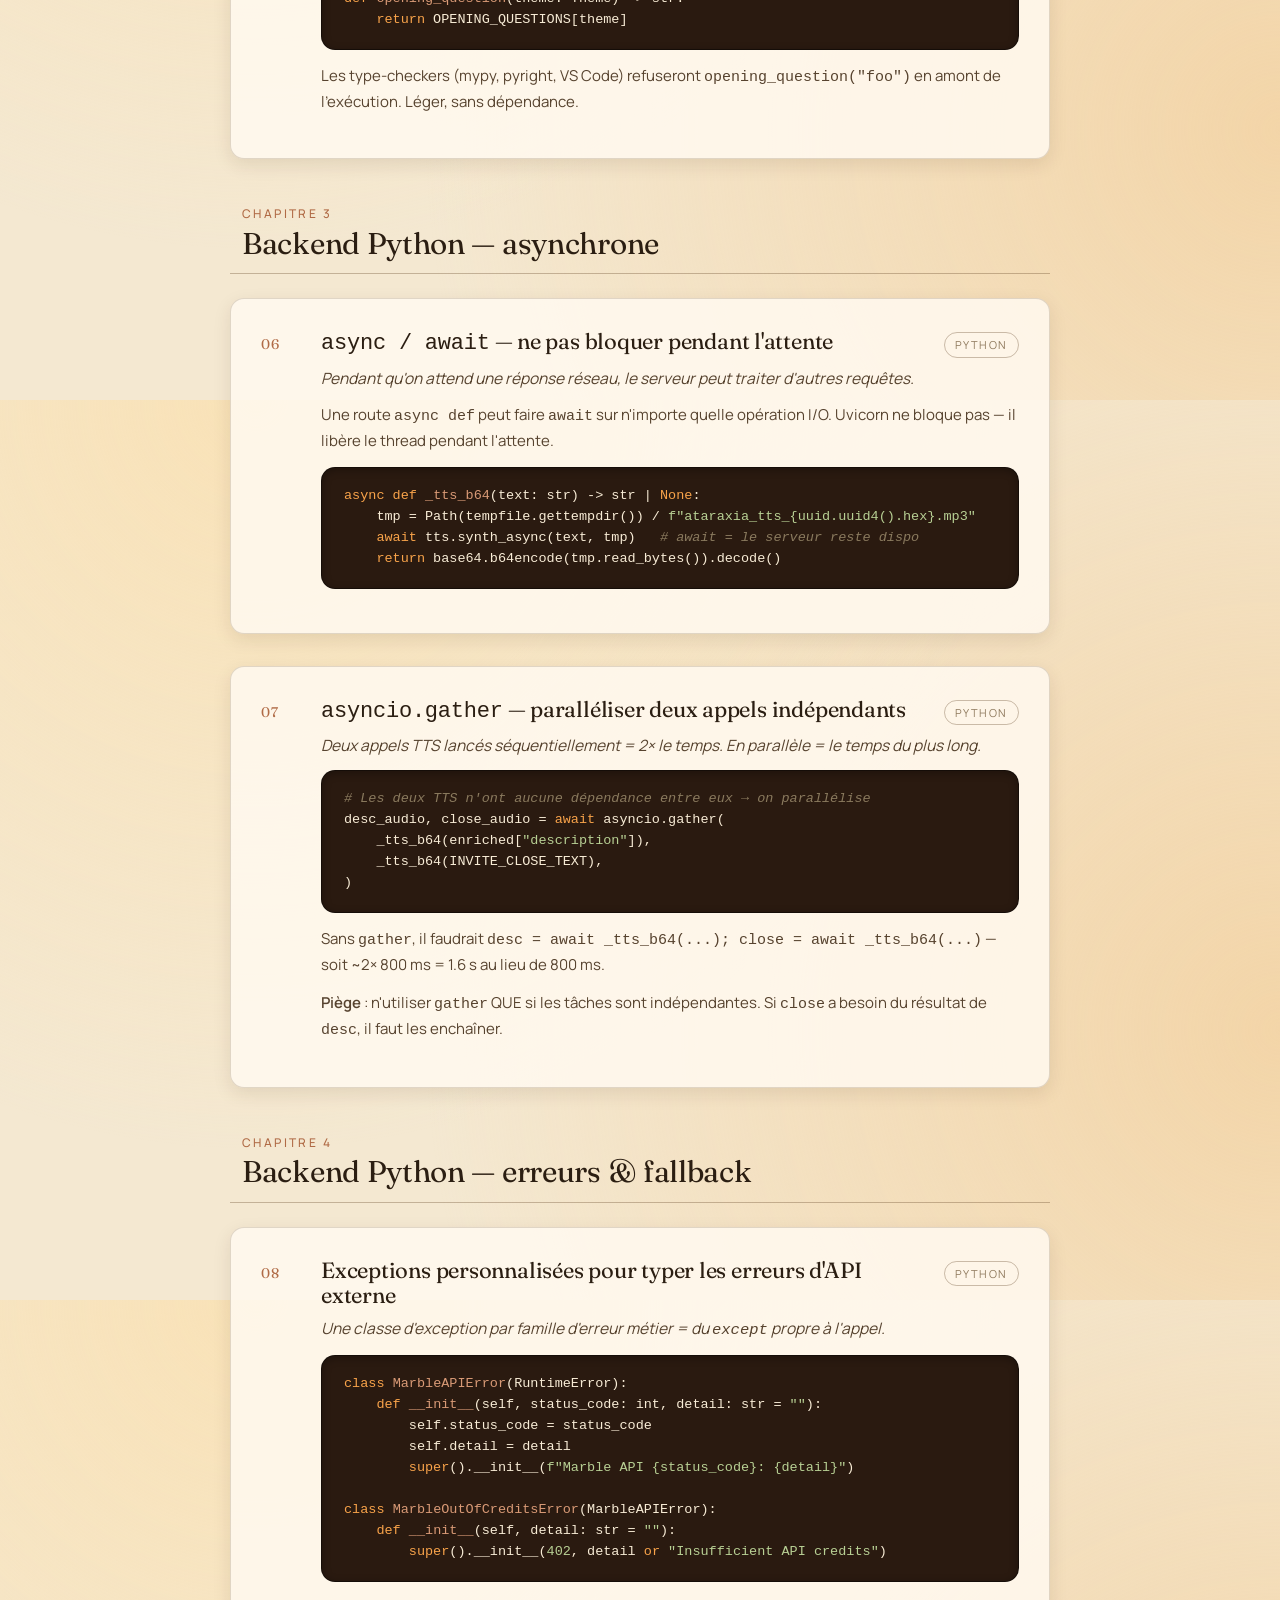
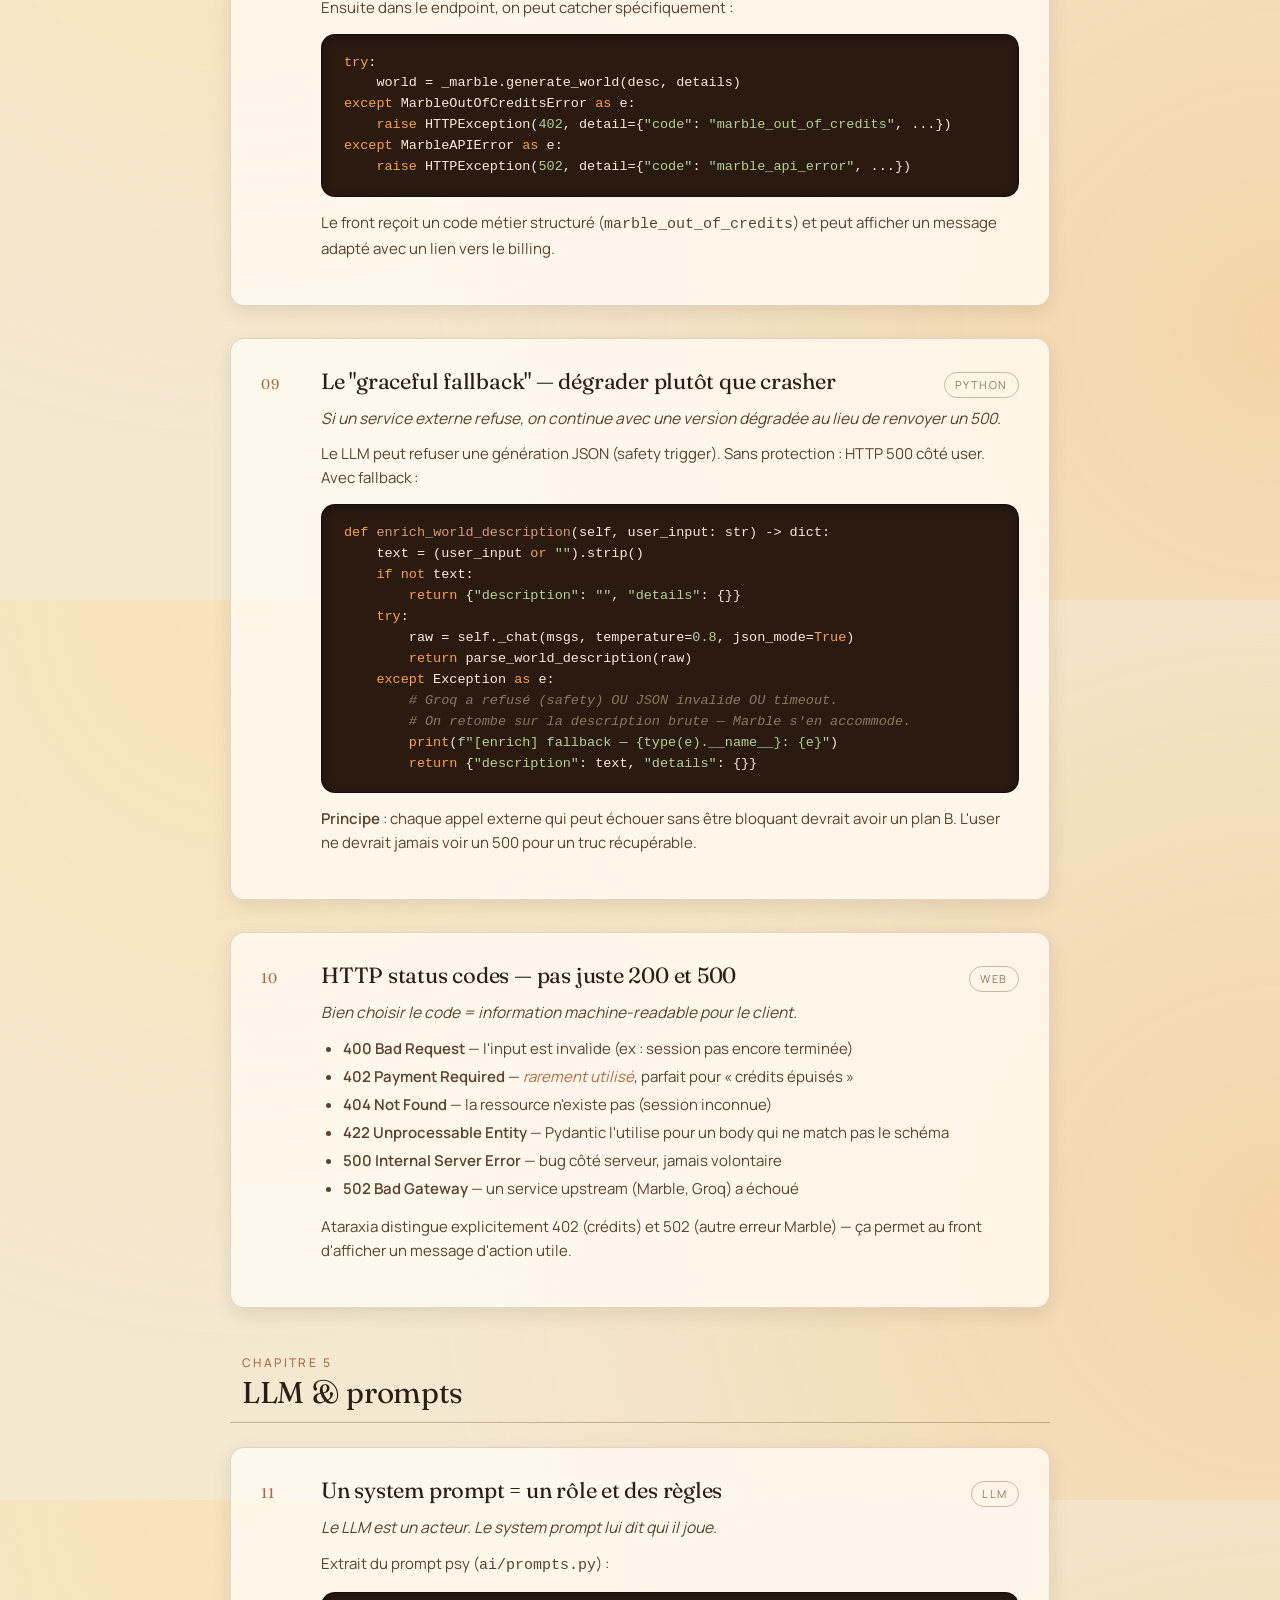
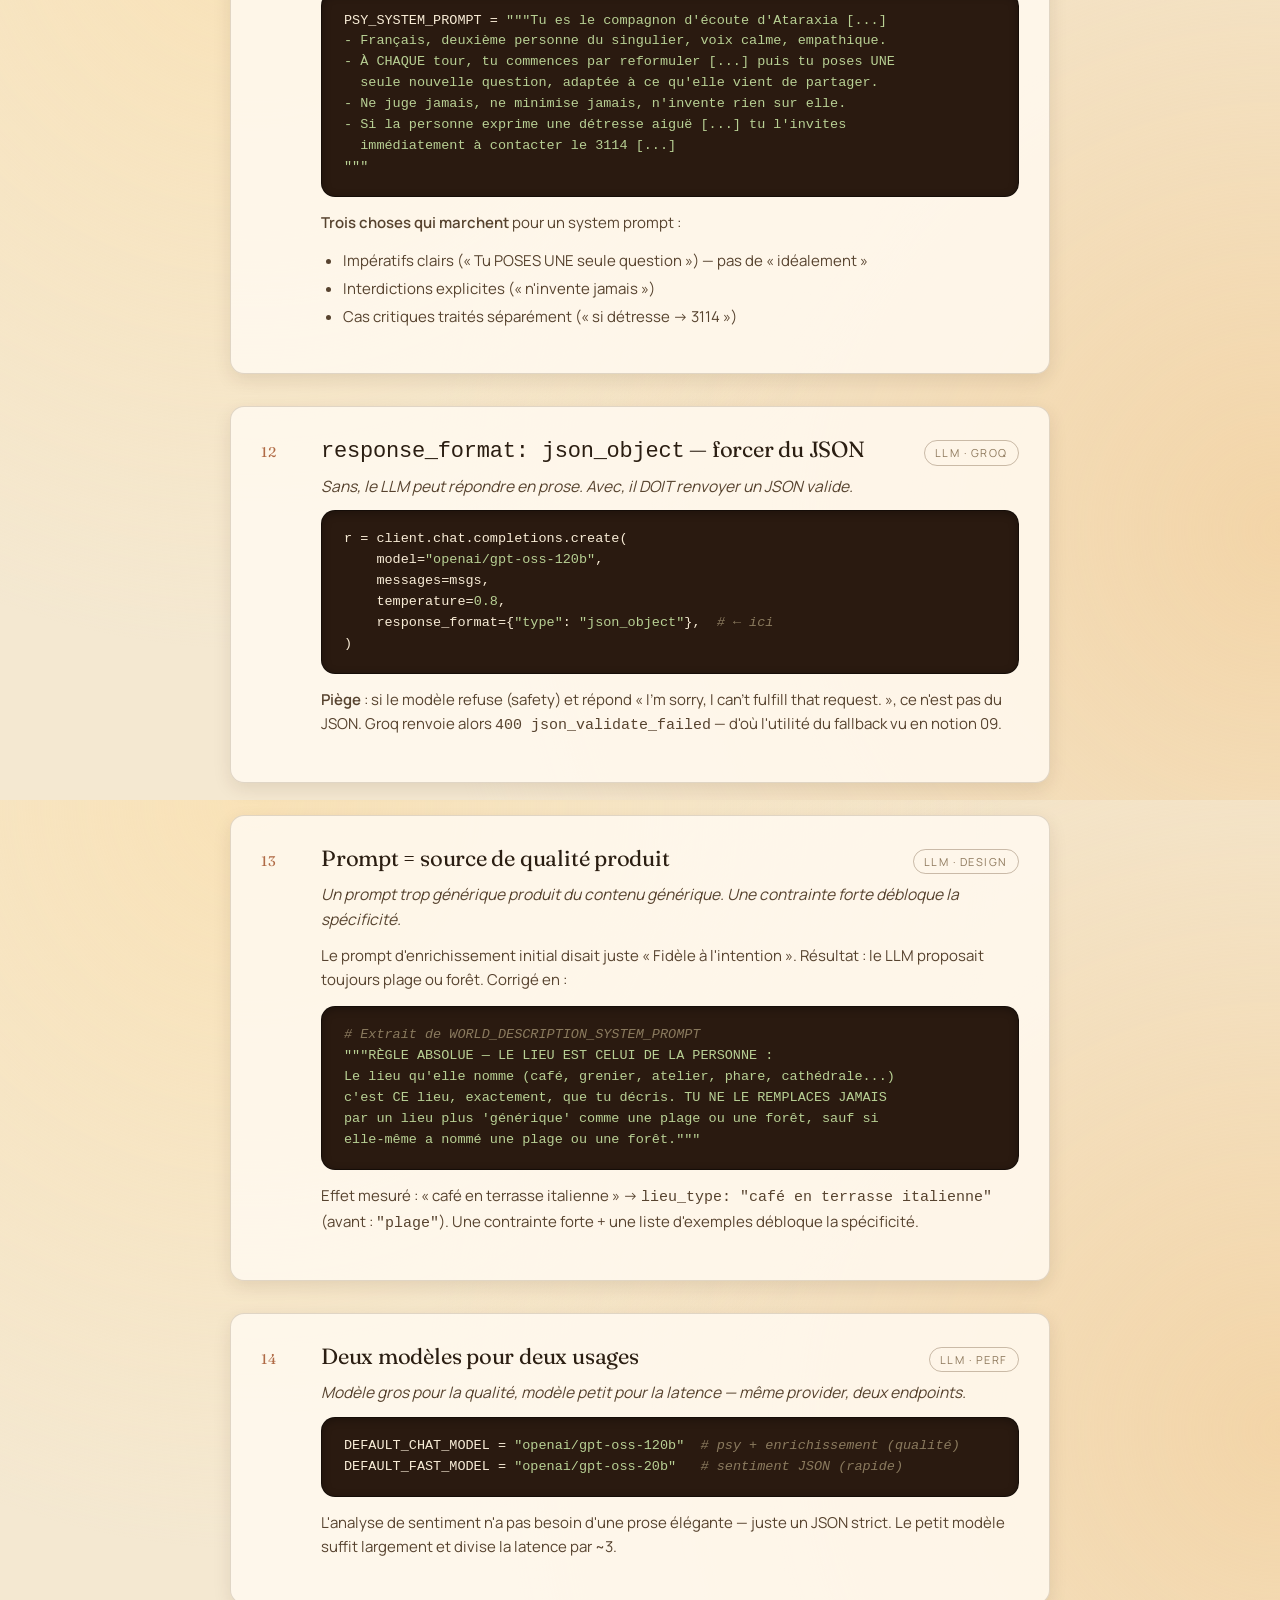
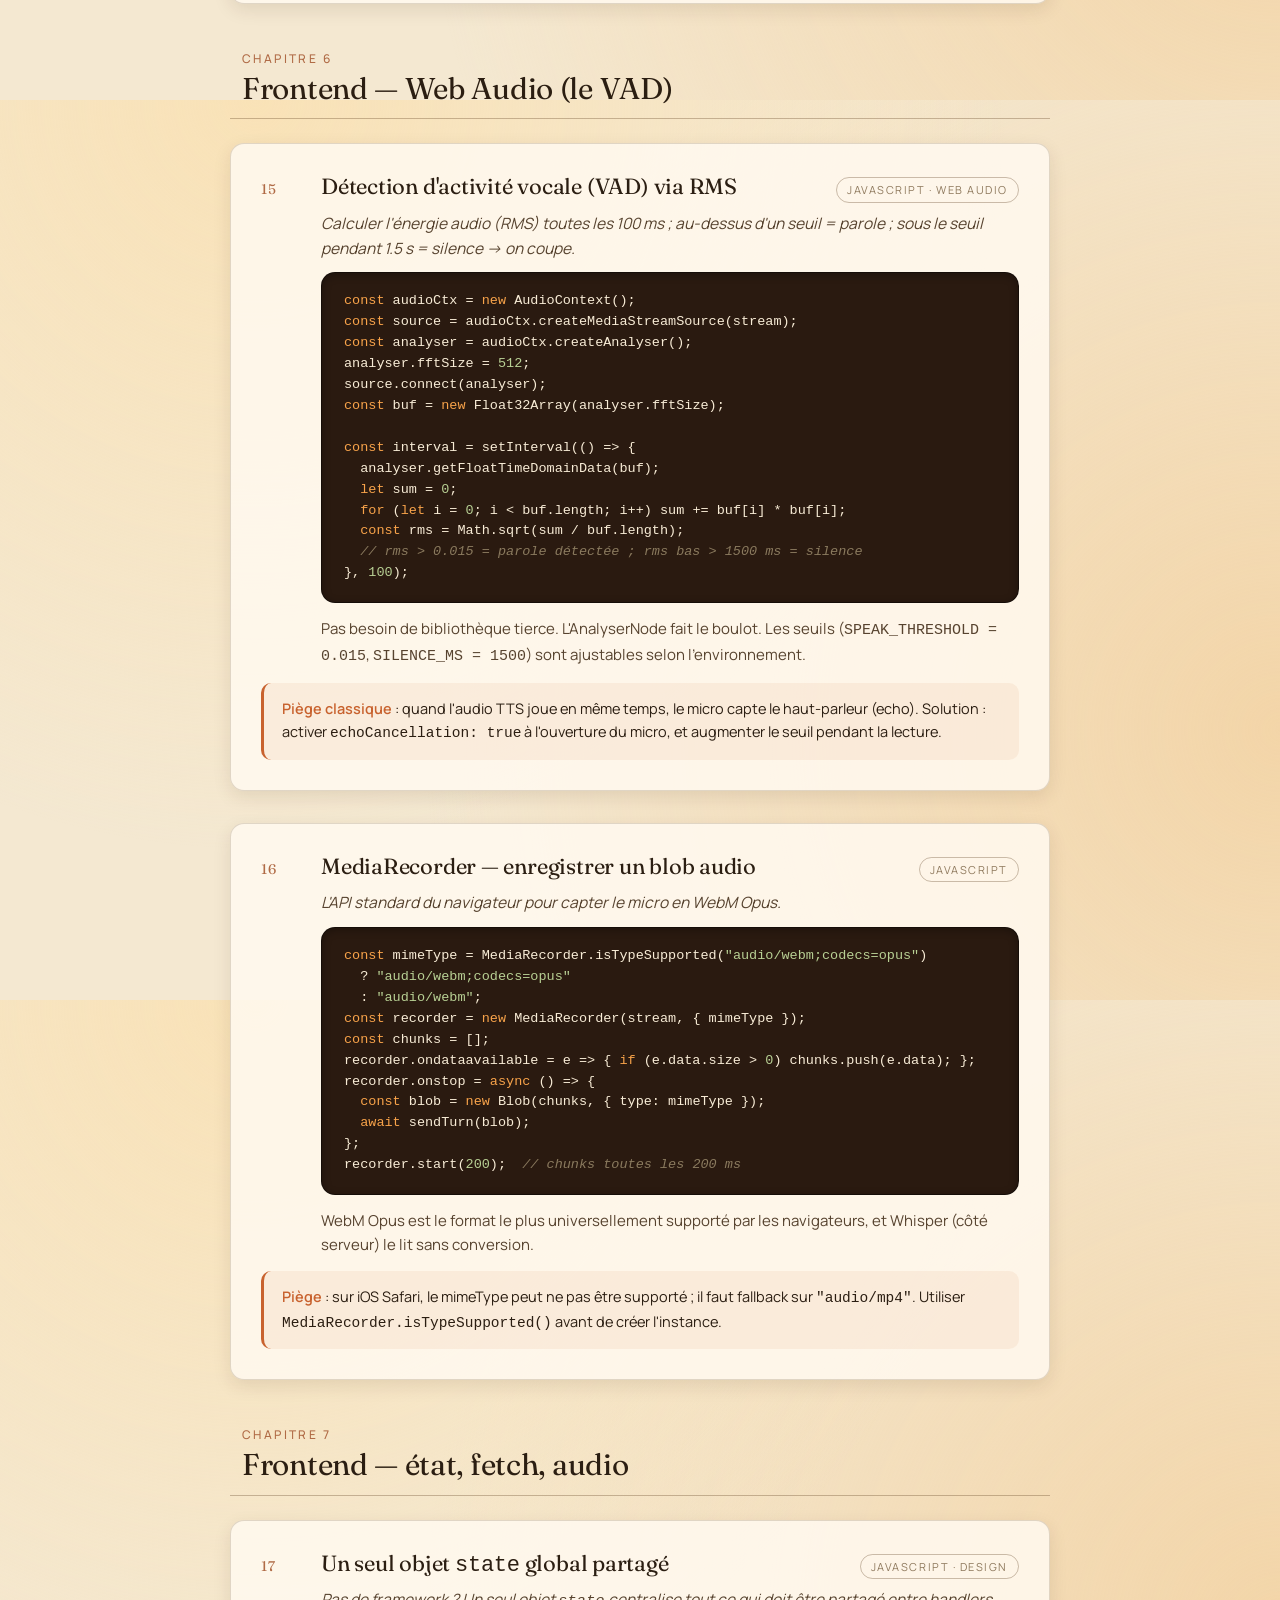
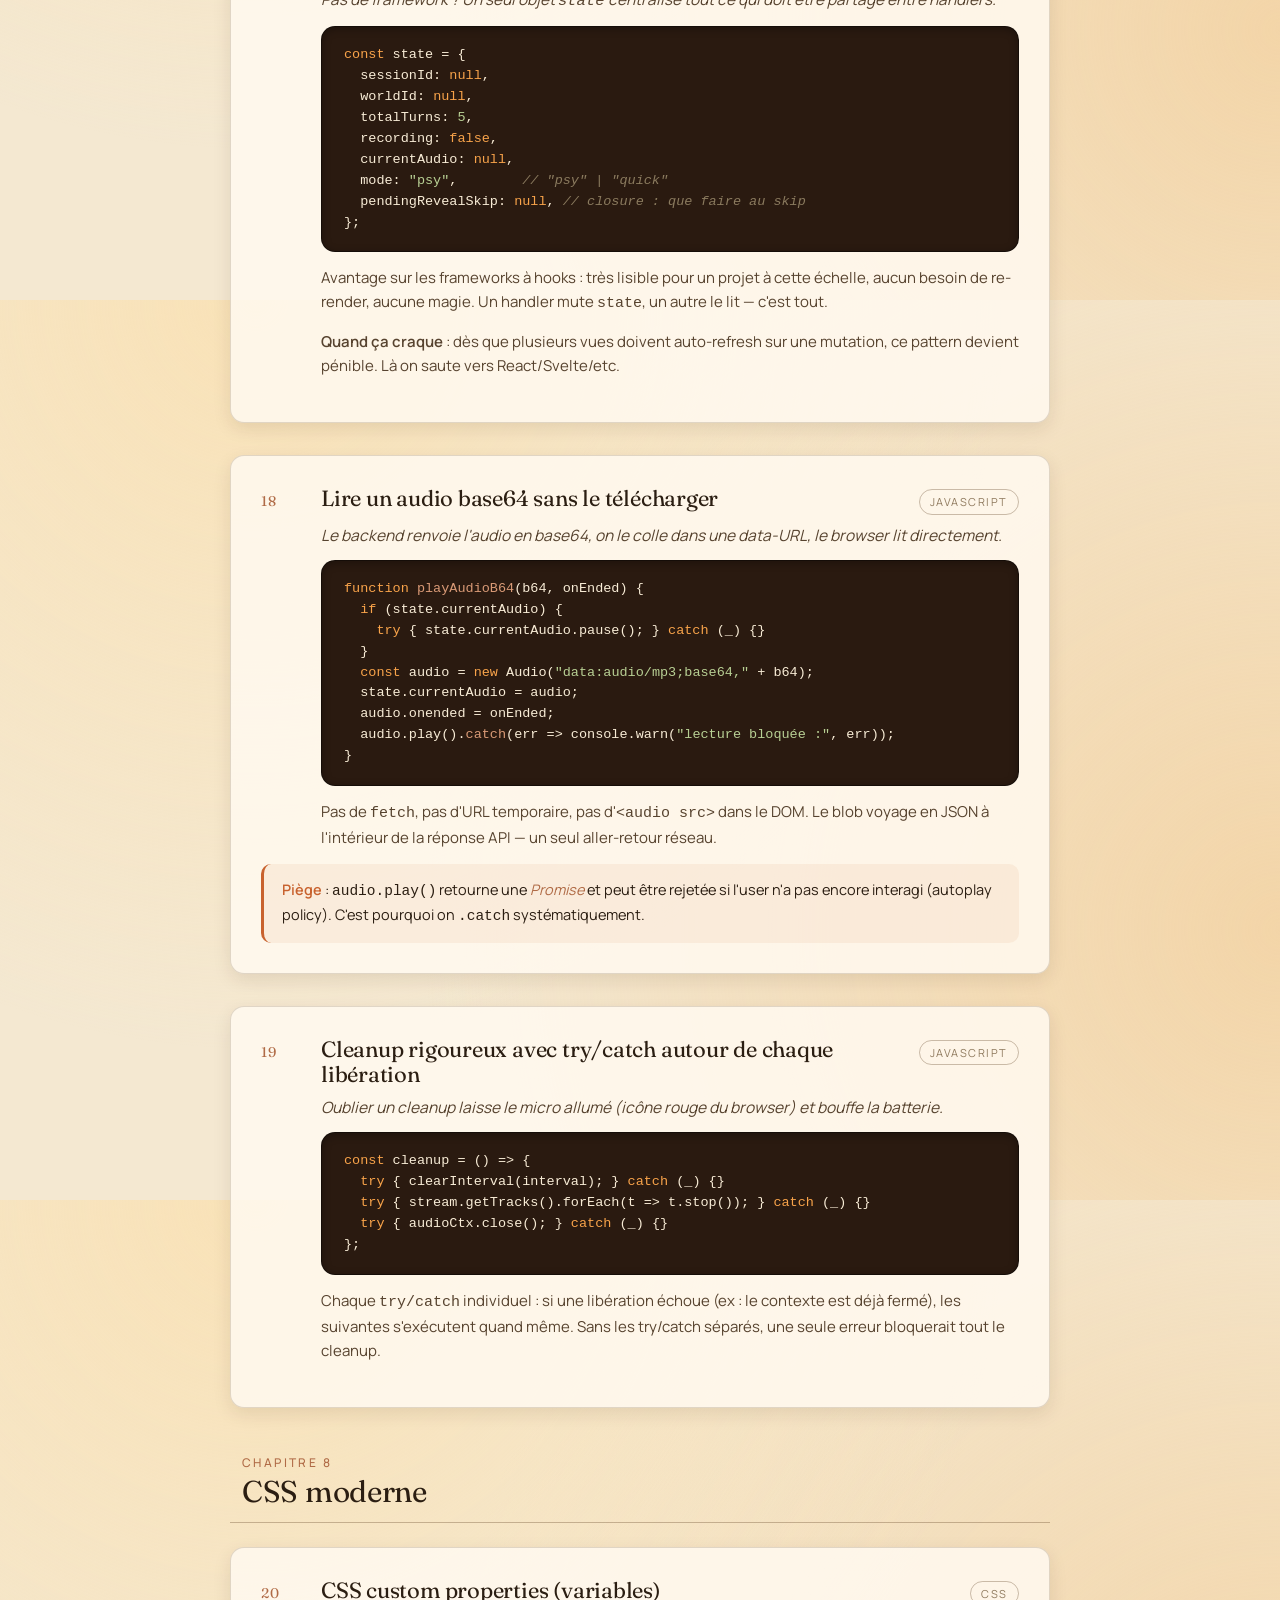
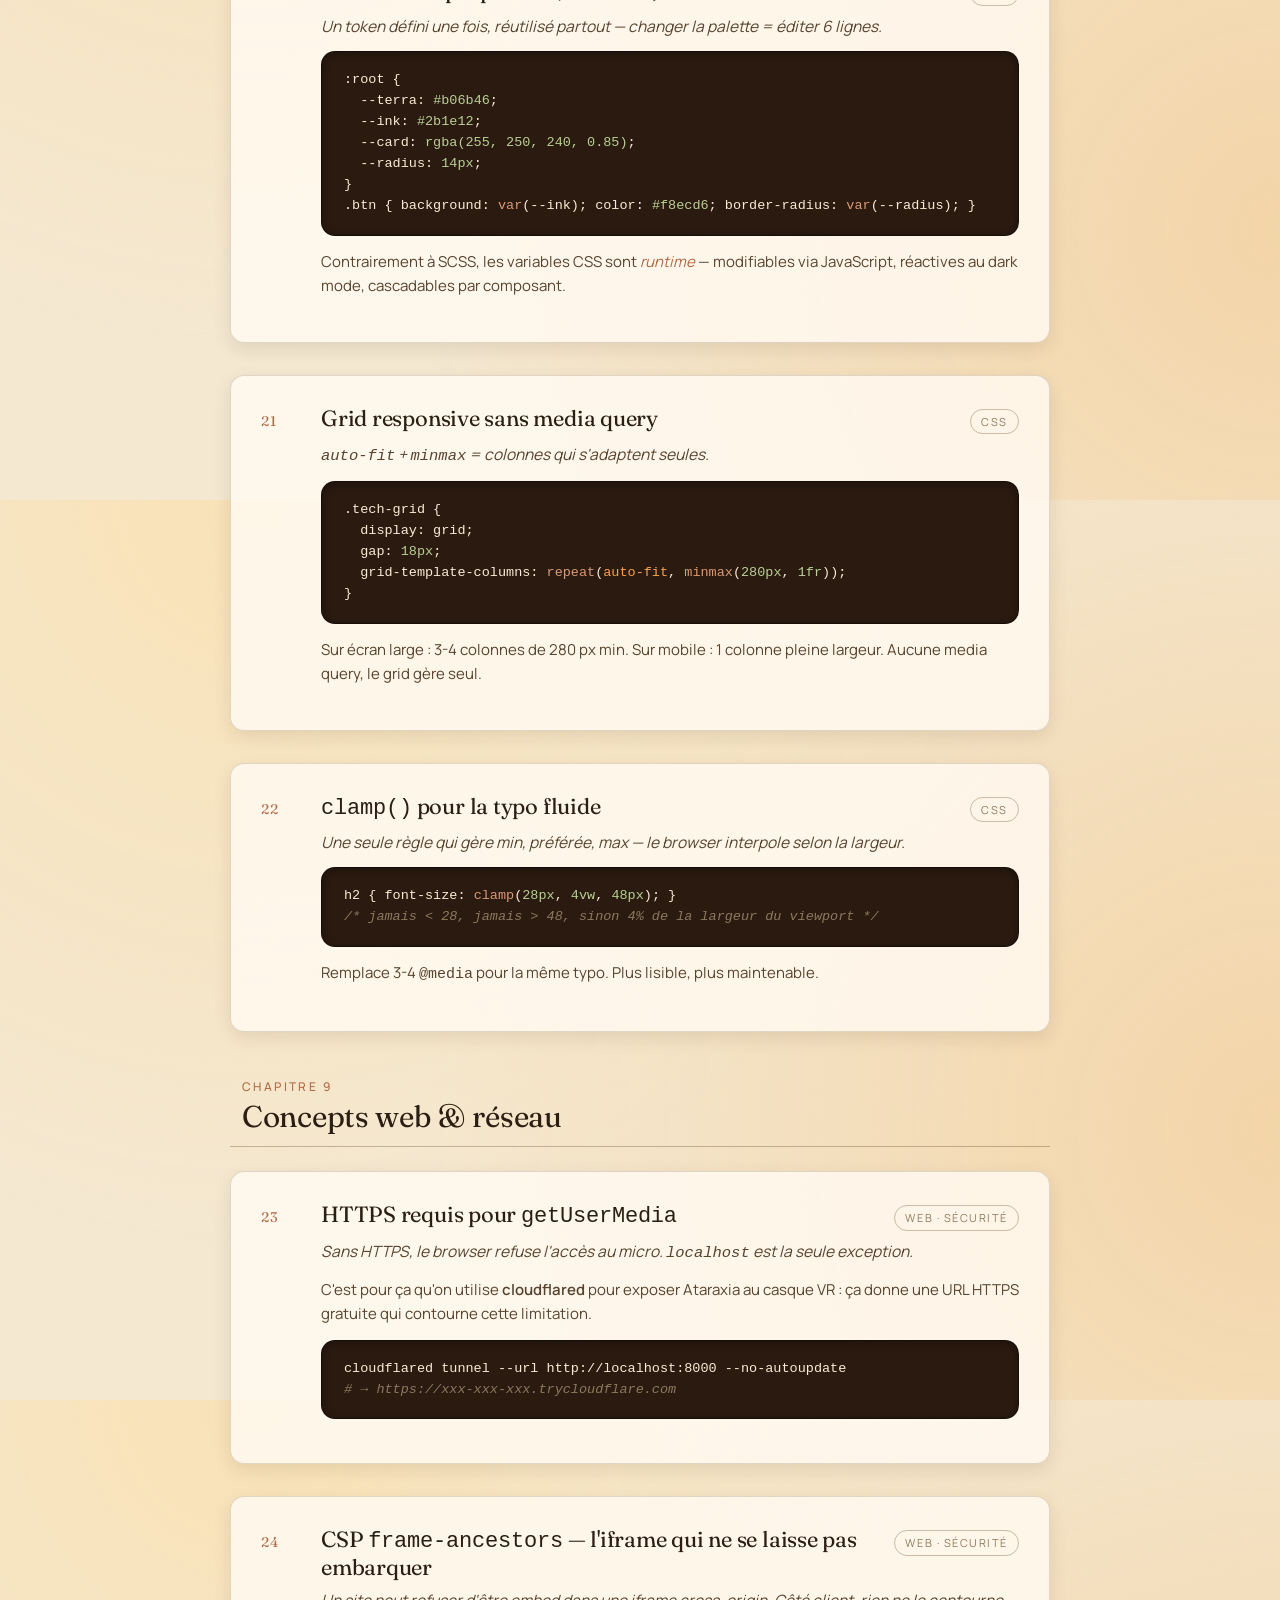
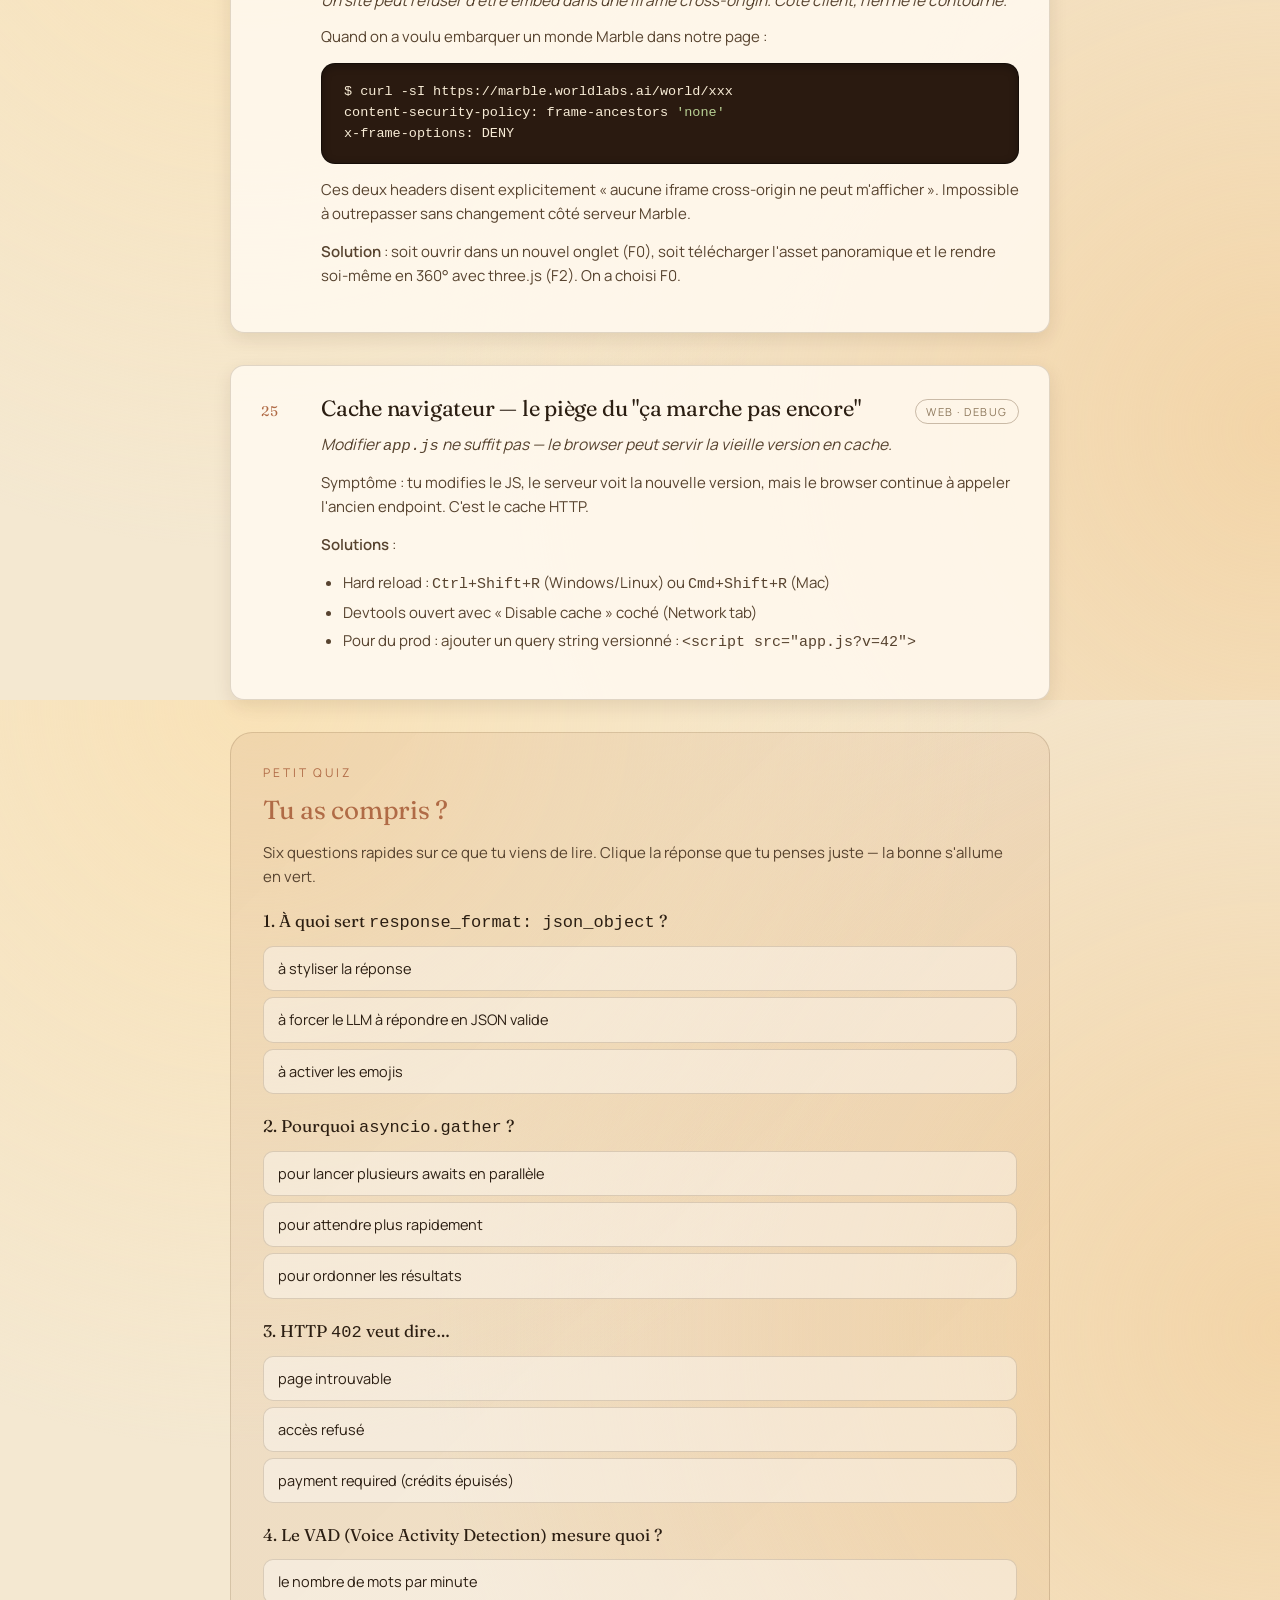
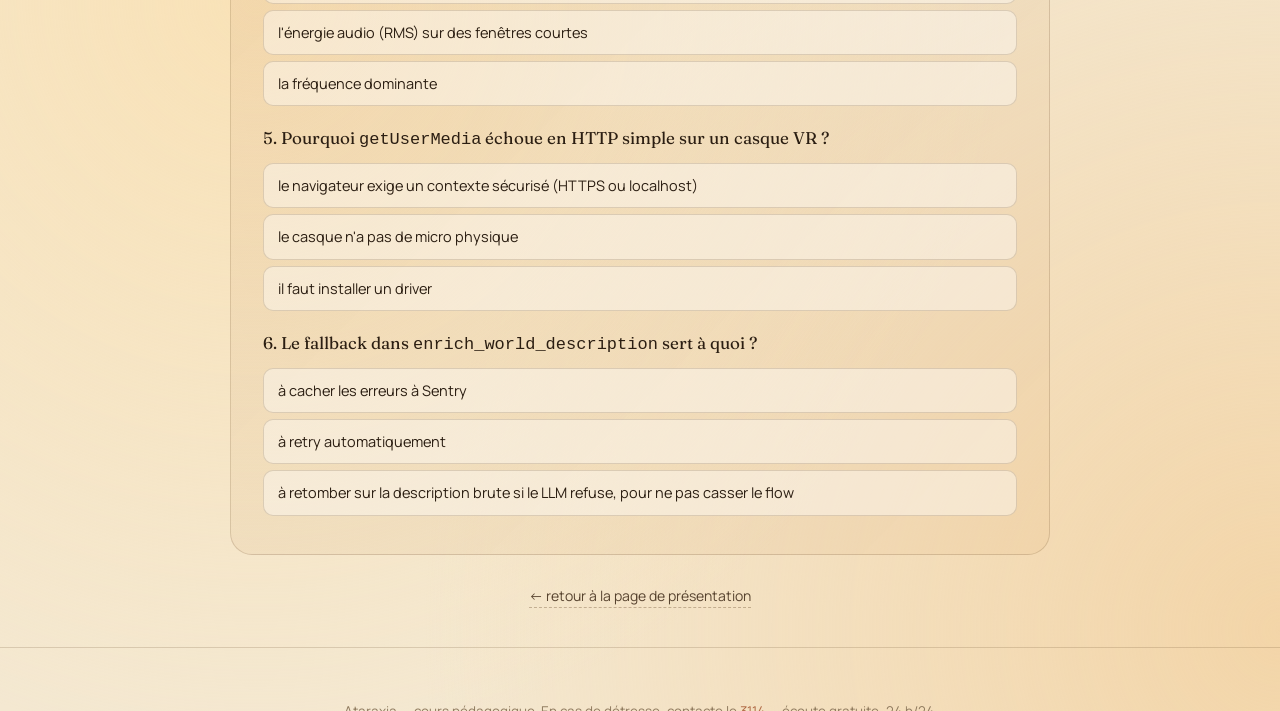
<file: presentation/code.html>
<!doctype html>
<html lang="fr">
<head>
  <meta charset="utf-8">
  <meta name="viewport" content="width=device-width,initial-scale=1,viewport-fit=cover">
  <title>Cours — le code d'Ataraxia expliqué</title>
  <meta name="description" content="Les notions clés qui font tourner Ataraxia — FastAPI, async, VAD Web Audio, LLM, TTS, prompts, cache, HTTPS, expliquées avec du vrai code du projet.">

  <link rel="preconnect" href="https://fonts.googleapis.com">
  <link rel="preconnect" href="https://fonts.gstatic.com" crossorigin>
  <link href="https://fonts.googleapis.com/css2?family=Fraunces:opsz,wght,SOFT@9..144,300..600,0..100&family=Manrope:wght@400;500;600&display=swap" rel="stylesheet">
  <link rel="stylesheet" href="style.css">
</head>
<body>

  <header class="topbar">
    <a class="brand" href="index.html">ataraxia</a>
    <nav class="nav" aria-label="navigation">
      <a href="index.html#quest-ce">c'est quoi</a>
      <a href="index.html#comment">comment</a>
      <a href="index.html#quiz">quiz</a>
      <a href="code.html">cours code</a>
      <a href="index.html#faq">faq</a>
    </nav>
  </header>

  <main id="top">

    <!-- ============================================================
         HERO du cours
         ============================================================ -->
    <section class="course-hero">
      <p class="eyebrow">cours</p>
      <h1>Comment Ataraxia<br>fonctionne, <em>vraiment</em>.</h1>
      <p class="hero-lede">
        Un tour des notions techniques importantes du projet, expliquées avec
        du <em>vrai code</em> du repo. Pas de théorie abstraite, pas de jargon
        décoratif — chaque bloc = un concept + un exemple qui tourne + un piège
        classique quand il y en a un.
      </p>
      <div class="course-toc">
        <h4>Sommaire du cours</h4>
        <ol>
          <li><a href="#ch1">L'architecture en couches</a></li>
          <li><a href="#ch2">Backend Python — FastAPI</a></li>
          <li><a href="#ch3">Backend Python — asynchrone</a></li>
          <li><a href="#ch4">Backend Python — erreurs & fallback</a></li>
          <li><a href="#ch5">LLM & prompts</a></li>
          <li><a href="#ch6">Frontend — Web Audio (le VAD)</a></li>
          <li><a href="#ch7">Frontend — état, fetch, audio</a></li>
          <li><a href="#ch8">CSS moderne</a></li>
          <li><a href="#ch9">Concepts web & réseau</a></li>
          <li><a href="#check">Petit quiz de vérification</a></li>
        </ol>
      </div>
    </section>

    <!-- ============================================================
         CHAPITRE 1 — Architecture
         ============================================================ -->
    <h2 class="chapter-title" id="ch1"><small>chapitre 1</small>L'architecture en couches</h2>

    <article class="notion">
      <div class="notion-head">
        <span class="notion-num">01</span>
        <h3 class="notion-title">Séparer par responsabilité, pas par fichier</h3>
        <span class="notion-lang">structure</span>
      </div>
      <p class="notion-brief">Chaque dossier a UNE mission et n'en connaît pas d'autre.</p>
      <div class="notion-body">
        <p>Ataraxia est découpé en 4 dossiers, chacun avec une responsabilité étanche :</p>
        <ul>
          <li><code>voice/</code> — capter et jouer de l'audio (STT + TTS)</li>
          <li><code>ai/</code> — les prompts LLM et la boucle de dialogue</li>
          <li><code>marble/</code> — le client de l'API Marble</li>
          <li><code>orchestrator/</code> — assemble tout (serveur FastAPI + front web)</li>
        </ul>
        <p>Règle qu'on tient : <code>ai/</code> ne sait rien de <code>marble/</code>, <code>marble/</code> ne sait rien de FastAPI. Seul <code>orchestrator/</code> connaît tout le monde.</p>
        <p><strong>Pourquoi</strong> : remplacer Marble par un autre moteur ne touchera QUE <code>marble/client.py</code>. Changer de LLM ne touchera QUE <code>ai/conversation.py</code>. Chaque couche peut évoluer sans casser les autres.</p>
      </div>
    </article>

    <!-- ============================================================
         CHAPITRE 2 — FastAPI
         ============================================================ -->
    <h2 class="chapter-title" id="ch2"><small>chapitre 2</small>Backend Python — FastAPI</h2>

    <article class="notion">
      <div class="notion-head">
        <span class="notion-num">02</span>
        <h3 class="notion-title">Un endpoint = un décorateur + une fonction typée</h3>
        <span class="notion-lang">python · fastapi</span>
      </div>
      <p class="notion-brief">Le décorateur enregistre la route ; la fonction reçoit les params, renvoie du JSON.</p>
      <div class="notion-body">
        <p>Extrait de <code>orchestrator/server.py</code> :</p>
        <pre class="notion-code"><code><span class="kw">@app</span>.get(<span class="str">"/api/themes"</span>)
<span class="kw">def</span> <span class="fn">themes</span>() -> dict:
    <span class="kw">return</span> {<span class="str">"themes"</span>: list_themes(), <span class="str">"total_turns"</span>: TOURS_PAR_SEANCE}</code></pre>
        <p>FastAPI se charge de tout : sérialiser le dict retourné en JSON, définir l'entête <code>Content-Type: application/json</code>, gérer les codes HTTP. La <strong>type hint</strong> <code>-> dict</code> est utilisée par FastAPI pour générer la doc OpenAPI (disponible sur <code>/docs</code>).</p>
      </div>
    </article>

    <article class="notion">
      <div class="notion-head">
        <span class="notion-num">03</span>
        <h3 class="notion-title">Pydantic valide les entrées automatiquement</h3>
        <span class="notion-lang">python · pydantic</span>
      </div>
      <p class="notion-brief">Un modèle Pydantic = un contrat sur ce que le client DOIT envoyer.</p>
      <div class="notion-body">
        <pre class="notion-code"><code><span class="kw">class</span> <span class="fn">StartReq</span>(BaseModel):
    theme: str

<span class="kw">@app</span>.post(<span class="str">"/api/session/start"</span>)
<span class="kw">async def</span> <span class="fn">start</span>(req: StartReq) -> dict:
    <span class="kw">if</span> req.theme <span class="kw">not in</span> list_themes():
        <span class="kw">raise</span> HTTPException(<span class="str">400</span>, <span class="str">"Thème inconnu"</span>)
    ...</code></pre>
        <p>Si le client envoie <code>{"themme": "..."}</code> (typo), FastAPI répond <strong>422 Unprocessable Entity</strong> automatiquement, avec un message explicite pointant le champ manquant. Zéro validation à écrire à la main.</p>
      </div>
    </article>

    <article class="notion">
      <div class="notion-head">
        <span class="notion-num">04</span>
        <h3 class="notion-title">Upload de fichier — UploadFile + multipart</h3>
        <span class="notion-lang">python · fastapi</span>
      </div>
      <p class="notion-brief">Recevoir un blob (audio, image, PDF) = <code>UploadFile</code> + <code>File(...)</code>.</p>
      <div class="notion-body">
        <pre class="notion-code"><code><span class="kw">@app</span>.post(<span class="str">"/api/session/{sid}/turn"</span>)
<span class="kw">async def</span> <span class="fn">turn</span>(sid: str, audio: UploadFile = File(...)) -> dict:
    data = <span class="kw">await</span> audio.read()      <span class="cmt"># lit le fichier en RAM</span>
    <span class="kw">if not</span> data:
        <span class="kw">raise</span> HTTPException(<span class="str">400</span>, <span class="str">"Audio vide"</span>)
    ...</code></pre>
        <p>Côté client, on envoie via <code>FormData</code> :</p>
        <pre class="notion-code"><code><span class="kw">const</span> fd = <span class="kw">new</span> FormData();
fd.append(<span class="str">"audio"</span>, blob, <span class="str">"user.webm"</span>);
<span class="kw">await</span> fetch(url, { method: <span class="str">"POST"</span>, body: fd });</code></pre>
        <p><strong>Ne pas mettre</strong> <code>Content-Type: application/json</code> dans les headers — FastAPI attend du <code>multipart/form-data</code> et le browser positionne la bonne valeur automatiquement quand on passe un FormData.</p>
      </div>
    </article>

    <article class="notion">
      <div class="notion-head">
        <span class="notion-num">05</span>
        <h3 class="notion-title">Type hints avancés : <code>Literal</code> pour les enums</h3>
        <span class="notion-lang">python</span>
      </div>
      <p class="notion-brief">Contraindre un paramètre à une liste finie de valeurs, sans créer une classe Enum.</p>
      <div class="notion-body">
        <pre class="notion-code"><code><span class="kw">from</span> typing <span class="kw">import</span> Literal

Theme = Literal[<span class="str">"anxiete"</span>, <span class="str">"stress"</span>, <span class="str">"humeur"</span>, <span class="str">"sommeil"</span>, <span class="str">"estime"</span>, <span class="str">"autre"</span>]

<span class="kw">def</span> <span class="fn">opening_question</span>(theme: Theme) -> str:
    <span class="kw">return</span> OPENING_QUESTIONS[theme]</code></pre>
        <p>Les type-checkers (mypy, pyright, VS Code) refuseront <code>opening_question("foo")</code> en amont de l'exécution. Léger, sans dépendance.</p>
      </div>
    </article>

    <!-- ============================================================
         CHAPITRE 3 — Async
         ============================================================ -->
    <h2 class="chapter-title" id="ch3"><small>chapitre 3</small>Backend Python — asynchrone</h2>

    <article class="notion">
      <div class="notion-head">
        <span class="notion-num">06</span>
        <h3 class="notion-title"><code>async / await</code> — ne pas bloquer pendant l'attente</h3>
        <span class="notion-lang">python</span>
      </div>
      <p class="notion-brief">Pendant qu'on attend une réponse réseau, le serveur peut traiter d'autres requêtes.</p>
      <div class="notion-body">
        <p>Une route <code>async def</code> peut faire <code>await</code> sur n'importe quelle opération I/O. Uvicorn ne bloque pas — il libère le thread pendant l'attente.</p>
        <pre class="notion-code"><code><span class="kw">async def</span> <span class="fn">_tts_b64</span>(text: str) -> str | <span class="kw">None</span>:
    tmp = Path(tempfile.gettempdir()) / <span class="str">f"ataraxia_tts_{uuid.uuid4().hex}.mp3"</span>
    <span class="kw">await</span> tts.synth_async(text, tmp)   <span class="cmt"># await = le serveur reste dispo</span>
    <span class="kw">return</span> base64.b64encode(tmp.read_bytes()).decode()</code></pre>
      </div>
    </article>

    <article class="notion">
      <div class="notion-head">
        <span class="notion-num">07</span>
        <h3 class="notion-title"><code>asyncio.gather</code> — paralléliser deux appels indépendants</h3>
        <span class="notion-lang">python</span>
      </div>
      <p class="notion-brief">Deux appels TTS lancés séquentiellement = 2× le temps. En parallèle = le temps du plus long.</p>
      <div class="notion-body">
        <pre class="notion-code"><code><span class="cmt"># Les deux TTS n'ont aucune dépendance entre eux → on parallélise</span>
desc_audio, close_audio = <span class="kw">await</span> asyncio.gather(
    _tts_b64(enriched[<span class="str">"description"</span>]),
    _tts_b64(INVITE_CLOSE_TEXT),
)</code></pre>
        <p>Sans <code>gather</code>, il faudrait <code>desc = await _tts_b64(...); close = await _tts_b64(...)</code> — soit ~2× 800 ms = 1.6 s au lieu de 800 ms.</p>
        <p><strong>Piège</strong> : n'utiliser <code>gather</code> QUE si les tâches sont indépendantes. Si <code>close</code> a besoin du résultat de <code>desc</code>, il faut les enchaîner.</p>
      </div>
    </article>

    <!-- ============================================================
         CHAPITRE 4 — Erreurs & fallback
         ============================================================ -->
    <h2 class="chapter-title" id="ch4"><small>chapitre 4</small>Backend Python — erreurs & fallback</h2>

    <article class="notion">
      <div class="notion-head">
        <span class="notion-num">08</span>
        <h3 class="notion-title">Exceptions personnalisées pour typer les erreurs d'API externe</h3>
        <span class="notion-lang">python</span>
      </div>
      <p class="notion-brief">Une classe d'exception par famille d'erreur métier = du <code>except</code> propre à l'appel.</p>
      <div class="notion-body">
        <pre class="notion-code"><code><span class="kw">class</span> <span class="fn">MarbleAPIError</span>(RuntimeError):
    <span class="kw">def</span> <span class="fn">__init__</span>(self, status_code: int, detail: str = <span class="str">""</span>):
        self.status_code = status_code
        self.detail = detail
        <span class="kw">super</span>().__init__(<span class="str">f"Marble API {status_code}: {detail}"</span>)

<span class="kw">class</span> <span class="fn">MarbleOutOfCreditsError</span>(MarbleAPIError):
    <span class="kw">def</span> <span class="fn">__init__</span>(self, detail: str = <span class="str">""</span>):
        <span class="kw">super</span>().__init__(<span class="str">402</span>, detail <span class="kw">or</span> <span class="str">"Insufficient API credits"</span>)</code></pre>
        <p>Ensuite dans le endpoint, on peut catcher spécifiquement :</p>
        <pre class="notion-code"><code><span class="kw">try</span>:
    world = _marble.generate_world(desc, details)
<span class="kw">except</span> MarbleOutOfCreditsError <span class="kw">as</span> e:
    <span class="kw">raise</span> HTTPException(<span class="str">402</span>, detail={<span class="str">"code"</span>: <span class="str">"marble_out_of_credits"</span>, ...})
<span class="kw">except</span> MarbleAPIError <span class="kw">as</span> e:
    <span class="kw">raise</span> HTTPException(<span class="str">502</span>, detail={<span class="str">"code"</span>: <span class="str">"marble_api_error"</span>, ...})</code></pre>
        <p>Le front reçoit un code métier structuré (<code>marble_out_of_credits</code>) et peut afficher un message adapté avec un lien vers le billing.</p>
      </div>
    </article>

    <article class="notion">
      <div class="notion-head">
        <span class="notion-num">09</span>
        <h3 class="notion-title">Le "graceful fallback" — dégrader plutôt que crasher</h3>
        <span class="notion-lang">python</span>
      </div>
      <p class="notion-brief">Si un service externe refuse, on continue avec une version dégradée au lieu de renvoyer un 500.</p>
      <div class="notion-body">
        <p>Le LLM peut refuser une génération JSON (safety trigger). Sans protection : HTTP 500 côté user. Avec fallback :</p>
        <pre class="notion-code"><code><span class="kw">def</span> <span class="fn">enrich_world_description</span>(self, user_input: str) -> dict:
    text = (user_input <span class="kw">or</span> <span class="str">""</span>).strip()
    <span class="kw">if not</span> text:
        <span class="kw">return</span> {<span class="str">"description"</span>: <span class="str">""</span>, <span class="str">"details"</span>: {}}
    <span class="kw">try</span>:
        raw = self._chat(msgs, temperature=<span class="str">0.8</span>, json_mode=<span class="kw">True</span>)
        <span class="kw">return</span> parse_world_description(raw)
    <span class="kw">except</span> Exception <span class="kw">as</span> e:
        <span class="cmt"># Groq a refusé (safety) OU JSON invalide OU timeout.</span>
        <span class="cmt"># On retombe sur la description brute — Marble s'en accommode.</span>
        <span class="kw">print</span>(<span class="str">f"[enrich] fallback — {type(e).__name__}: {e}"</span>)
        <span class="kw">return</span> {<span class="str">"description"</span>: text, <span class="str">"details"</span>: {}}</code></pre>
        <p><strong>Principe</strong> : chaque appel externe qui peut échouer sans être bloquant devrait avoir un plan B. L'user ne devrait jamais voir un 500 pour un truc récupérable.</p>
      </div>
    </article>

    <article class="notion">
      <div class="notion-head">
        <span class="notion-num">10</span>
        <h3 class="notion-title">HTTP status codes — pas juste 200 et 500</h3>
        <span class="notion-lang">web</span>
      </div>
      <p class="notion-brief">Bien choisir le code = information machine-readable pour le client.</p>
      <div class="notion-body">
        <ul>
          <li><strong>400 Bad Request</strong> — l'input est invalide (ex : session pas encore terminée)</li>
          <li><strong>402 Payment Required</strong> — <em>rarement utilisé</em>, parfait pour « crédits épuisés »</li>
          <li><strong>404 Not Found</strong> — la ressource n'existe pas (session inconnue)</li>
          <li><strong>422 Unprocessable Entity</strong> — Pydantic l'utilise pour un body qui ne match pas le schéma</li>
          <li><strong>500 Internal Server Error</strong> — bug côté serveur, jamais volontaire</li>
          <li><strong>502 Bad Gateway</strong> — un service upstream (Marble, Groq) a échoué</li>
        </ul>
        <p>Ataraxia distingue explicitement 402 (crédits) et 502 (autre erreur Marble) — ça permet au front d'afficher un message d'action utile.</p>
      </div>
    </article>

    <!-- ============================================================
         CHAPITRE 5 — LLM & prompts
         ============================================================ -->
    <h2 class="chapter-title" id="ch5"><small>chapitre 5</small>LLM & prompts</h2>

    <article class="notion">
      <div class="notion-head">
        <span class="notion-num">11</span>
        <h3 class="notion-title">Un system prompt = un rôle et des règles</h3>
        <span class="notion-lang">llm</span>
      </div>
      <p class="notion-brief">Le LLM est un acteur. Le system prompt lui dit qui il joue.</p>
      <div class="notion-body">
        <p>Extrait du prompt psy (<code>ai/prompts.py</code>) :</p>
        <pre class="notion-code"><code>PSY_SYSTEM_PROMPT = <span class="str">"""Tu es le compagnon d'écoute d'Ataraxia [...]
- Français, deuxième personne du singulier, voix calme, empathique.
- À CHAQUE tour, tu commences par reformuler [...] puis tu poses UNE
  seule nouvelle question, adaptée à ce qu'elle vient de partager.
- Ne juge jamais, ne minimise jamais, n'invente rien sur elle.
- Si la personne exprime une détresse aiguë [...] tu l'invites
  immédiatement à contacter le 3114 [...]
"""</span></code></pre>
        <p><strong>Trois choses qui marchent</strong> pour un system prompt :</p>
        <ul>
          <li>Impératifs clairs (« Tu POSES UNE seule question ») — pas de « idéalement »</li>
          <li>Interdictions explicites (« n'invente jamais »)</li>
          <li>Cas critiques traités séparément (« si détresse → 3114 »)</li>
        </ul>
      </div>
    </article>

    <article class="notion">
      <div class="notion-head">
        <span class="notion-num">12</span>
        <h3 class="notion-title"><code>response_format: json_object</code> — forcer du JSON</h3>
        <span class="notion-lang">llm · groq</span>
      </div>
      <p class="notion-brief">Sans, le LLM peut répondre en prose. Avec, il DOIT renvoyer un JSON valide.</p>
      <div class="notion-body">
        <pre class="notion-code"><code>r = client.chat.completions.create(
    model=<span class="str">"openai/gpt-oss-120b"</span>,
    messages=msgs,
    temperature=<span class="str">0.8</span>,
    response_format={<span class="str">"type"</span>: <span class="str">"json_object"</span>},  <span class="cmt"># ← ici</span>
)</code></pre>
        <p><strong>Piège</strong> : si le modèle refuse (safety) et répond « I'm sorry, I can't fulfill that request. », ce n'est pas du JSON. Groq renvoie alors <code>400 json_validate_failed</code> — d'où l'utilité du fallback vu en notion 09.</p>
      </div>
    </article>

    <article class="notion">
      <div class="notion-head">
        <span class="notion-num">13</span>
        <h3 class="notion-title">Prompt = source de qualité produit</h3>
        <span class="notion-lang">llm · design</span>
      </div>
      <p class="notion-brief">Un prompt trop générique produit du contenu générique. Une contrainte forte débloque la spécificité.</p>
      <div class="notion-body">
        <p>Le prompt d'enrichissement initial disait juste « Fidèle à l'intention ». Résultat : le LLM proposait toujours plage ou forêt. Corrigé en :</p>
        <pre class="notion-code"><code><span class="cmt"># Extrait de WORLD_DESCRIPTION_SYSTEM_PROMPT</span>
<span class="str">"""RÈGLE ABSOLUE — LE LIEU EST CELUI DE LA PERSONNE :
Le lieu qu'elle nomme (café, grenier, atelier, phare, cathédrale...)
c'est CE lieu, exactement, que tu décris. TU NE LE REMPLACES JAMAIS
par un lieu plus 'générique' comme une plage ou une forêt, sauf si
elle-même a nommé une plage ou une forêt."""</span></code></pre>
        <p>Effet mesuré : « café en terrasse italienne » → <code>lieu_type: "café en terrasse italienne"</code> (avant : <code>"plage"</code>). Une contrainte forte + une liste d'exemples débloque la spécificité.</p>
      </div>
    </article>

    <article class="notion">
      <div class="notion-head">
        <span class="notion-num">14</span>
        <h3 class="notion-title">Deux modèles pour deux usages</h3>
        <span class="notion-lang">llm · perf</span>
      </div>
      <p class="notion-brief">Modèle gros pour la qualité, modèle petit pour la latence — même provider, deux endpoints.</p>
      <div class="notion-body">
        <pre class="notion-code"><code>DEFAULT_CHAT_MODEL = <span class="str">"openai/gpt-oss-120b"</span>  <span class="cmt"># psy + enrichissement (qualité)</span>
DEFAULT_FAST_MODEL = <span class="str">"openai/gpt-oss-20b"</span>   <span class="cmt"># sentiment JSON (rapide)</span></code></pre>
        <p>L'analyse de sentiment n'a pas besoin d'une prose élégante — juste un JSON strict. Le petit modèle suffit largement et divise la latence par ~3.</p>
      </div>
    </article>

    <!-- ============================================================
         CHAPITRE 6 — Web Audio VAD
         ============================================================ -->
    <h2 class="chapter-title" id="ch6"><small>chapitre 6</small>Frontend — Web Audio (le VAD)</h2>

    <article class="notion">
      <div class="notion-head">
        <span class="notion-num">15</span>
        <h3 class="notion-title">Détection d'activité vocale (VAD) via RMS</h3>
        <span class="notion-lang">javascript · web audio</span>
      </div>
      <p class="notion-brief">Calculer l'énergie audio (RMS) toutes les 100 ms ; au-dessus d'un seuil = parole ; sous le seuil pendant 1.5 s = silence → on coupe.</p>
      <div class="notion-body">
        <pre class="notion-code"><code><span class="kw">const</span> audioCtx = <span class="kw">new</span> AudioContext();
<span class="kw">const</span> source = audioCtx.createMediaStreamSource(stream);
<span class="kw">const</span> analyser = audioCtx.createAnalyser();
analyser.fftSize = <span class="str">512</span>;
source.connect(analyser);
<span class="kw">const</span> buf = <span class="kw">new</span> Float32Array(analyser.fftSize);

<span class="kw">const</span> interval = setInterval(() => {
  analyser.getFloatTimeDomainData(buf);
  <span class="kw">let</span> sum = <span class="str">0</span>;
  <span class="kw">for</span> (<span class="kw">let</span> i = <span class="str">0</span>; i &lt; buf.length; i++) sum += buf[i] * buf[i];
  <span class="kw">const</span> rms = Math.sqrt(sum / buf.length);
  <span class="cmt">// rms &gt; 0.015 = parole détectée ; rms bas &gt; 1500 ms = silence</span>
}, <span class="str">100</span>);</code></pre>
        <p>Pas besoin de bibliothèque tierce. L'AnalyserNode fait le boulot. Les seuils (<code>SPEAK_THRESHOLD = 0.015</code>, <code>SILENCE_MS = 1500</code>) sont ajustables selon l'environnement.</p>
      </div>
      <div class="notion-warn">
        <strong>Piège classique</strong> : quand l'audio TTS joue en même temps, le micro capte le haut-parleur (echo). Solution : activer <code>echoCancellation: true</code> à l'ouverture du micro, et augmenter le seuil pendant la lecture.
      </div>
    </article>

    <article class="notion">
      <div class="notion-head">
        <span class="notion-num">16</span>
        <h3 class="notion-title">MediaRecorder — enregistrer un blob audio</h3>
        <span class="notion-lang">javascript</span>
      </div>
      <p class="notion-brief">L'API standard du navigateur pour capter le micro en WebM Opus.</p>
      <div class="notion-body">
        <pre class="notion-code"><code><span class="kw">const</span> mimeType = MediaRecorder.isTypeSupported(<span class="str">"audio/webm;codecs=opus"</span>)
  ? <span class="str">"audio/webm;codecs=opus"</span>
  : <span class="str">"audio/webm"</span>;
<span class="kw">const</span> recorder = <span class="kw">new</span> MediaRecorder(stream, { mimeType });
<span class="kw">const</span> chunks = [];
recorder.ondataavailable = e => { <span class="kw">if</span> (e.data.size &gt; <span class="str">0</span>) chunks.push(e.data); };
recorder.onstop = <span class="kw">async</span> () => {
  <span class="kw">const</span> blob = <span class="kw">new</span> Blob(chunks, { type: mimeType });
  <span class="kw">await</span> sendTurn(blob);
};
recorder.start(<span class="str">200</span>);  <span class="cmt">// chunks toutes les 200 ms</span></code></pre>
        <p>WebM Opus est le format le plus universellement supporté par les navigateurs, et Whisper (côté serveur) le lit sans conversion.</p>
      </div>
      <div class="notion-warn">
        <strong>Piège</strong> : sur iOS Safari, le mimeType peut ne pas être supporté ; il faut fallback sur <code>"audio/mp4"</code>. Utiliser <code>MediaRecorder.isTypeSupported()</code> avant de créer l'instance.
      </div>
    </article>

    <!-- ============================================================
         CHAPITRE 7 — État, fetch, audio
         ============================================================ -->
    <h2 class="chapter-title" id="ch7"><small>chapitre 7</small>Frontend — état, fetch, audio</h2>

    <article class="notion">
      <div class="notion-head">
        <span class="notion-num">17</span>
        <h3 class="notion-title">Un seul objet <code>state</code> global partagé</h3>
        <span class="notion-lang">javascript · design</span>
      </div>
      <p class="notion-brief">Pas de framework ? Un seul objet <code>state</code> centralise tout ce qui doit être partagé entre handlers.</p>
      <div class="notion-body">
        <pre class="notion-code"><code><span class="kw">const</span> state = {
  sessionId: <span class="kw">null</span>,
  worldId: <span class="kw">null</span>,
  totalTurns: <span class="str">5</span>,
  recording: <span class="kw">false</span>,
  currentAudio: <span class="kw">null</span>,
  mode: <span class="str">"psy"</span>,        <span class="cmt">// "psy" | "quick"</span>
  pendingRevealSkip: <span class="kw">null</span>, <span class="cmt">// closure : que faire au skip</span>
};</code></pre>
        <p>Avantage sur les frameworks à hooks : très lisible pour un projet à cette échelle, aucun besoin de re-render, aucune magie. Un handler mute <code>state</code>, un autre le lit — c'est tout.</p>
        <p><strong>Quand ça craque</strong> : dès que plusieurs vues doivent auto-refresh sur une mutation, ce pattern devient pénible. Là on saute vers React/Svelte/etc.</p>
      </div>
    </article>

    <article class="notion">
      <div class="notion-head">
        <span class="notion-num">18</span>
        <h3 class="notion-title">Lire un audio base64 sans le télécharger</h3>
        <span class="notion-lang">javascript</span>
      </div>
      <p class="notion-brief">Le backend renvoie l'audio en base64, on le colle dans une data-URL, le browser lit directement.</p>
      <div class="notion-body">
        <pre class="notion-code"><code><span class="kw">function</span> <span class="fn">playAudioB64</span>(b64, onEnded) {
  <span class="kw">if</span> (state.currentAudio) {
    <span class="kw">try</span> { state.currentAudio.pause(); } <span class="kw">catch</span> (_) {}
  }
  <span class="kw">const</span> audio = <span class="kw">new</span> Audio(<span class="str">"data:audio/mp3;base64,"</span> + b64);
  state.currentAudio = audio;
  audio.onended = onEnded;
  audio.play().<span class="fn">catch</span>(err => console.warn(<span class="str">"lecture bloquée :"</span>, err));
}</code></pre>
        <p>Pas de <code>fetch</code>, pas d'URL temporaire, pas d'<code>&lt;audio src&gt;</code> dans le DOM. Le blob voyage en JSON à l'intérieur de la réponse API — un seul aller-retour réseau.</p>
      </div>
      <div class="notion-warn">
        <strong>Piège</strong> : <code>audio.play()</code> retourne une <em>Promise</em> et peut être rejetée si l'user n'a pas encore interagi (autoplay policy). C'est pourquoi on <code>.catch</code> systématiquement.
      </div>
    </article>

    <article class="notion">
      <div class="notion-head">
        <span class="notion-num">19</span>
        <h3 class="notion-title">Cleanup rigoureux avec try/catch autour de chaque libération</h3>
        <span class="notion-lang">javascript</span>
      </div>
      <p class="notion-brief">Oublier un cleanup laisse le micro allumé (icône rouge du browser) et bouffe la batterie.</p>
      <div class="notion-body">
        <pre class="notion-code"><code><span class="kw">const</span> cleanup = () => {
  <span class="kw">try</span> { clearInterval(interval); } <span class="kw">catch</span> (_) {}
  <span class="kw">try</span> { stream.getTracks().forEach(t => t.stop()); } <span class="kw">catch</span> (_) {}
  <span class="kw">try</span> { audioCtx.close(); } <span class="kw">catch</span> (_) {}
};</code></pre>
        <p>Chaque <code>try/catch</code> individuel : si une libération échoue (ex : le contexte est déjà fermé), les suivantes s'exécutent quand même. Sans les try/catch séparés, une seule erreur bloquerait tout le cleanup.</p>
      </div>
    </article>

    <!-- ============================================================
         CHAPITRE 8 — CSS moderne
         ============================================================ -->
    <h2 class="chapter-title" id="ch8"><small>chapitre 8</small>CSS moderne</h2>

    <article class="notion">
      <div class="notion-head">
        <span class="notion-num">20</span>
        <h3 class="notion-title">CSS custom properties (variables)</h3>
        <span class="notion-lang">css</span>
      </div>
      <p class="notion-brief">Un token défini une fois, réutilisé partout — changer la palette = éditer 6 lignes.</p>
      <div class="notion-body">
        <pre class="notion-code"><code>:root {
  --terra: <span class="str">#b06b46</span>;
  --ink: <span class="str">#2b1e12</span>;
  --card: <span class="str">rgba(255, 250, 240, 0.85)</span>;
  --radius: <span class="str">14px</span>;
}
.btn { background: <span class="fn">var</span>(--ink); color: <span class="str">#f8ecd6</span>; border-radius: <span class="fn">var</span>(--radius); }</code></pre>
        <p>Contrairement à SCSS, les variables CSS sont <em>runtime</em> — modifiables via JavaScript, réactives au dark mode, cascadables par composant.</p>
      </div>
    </article>

    <article class="notion">
      <div class="notion-head">
        <span class="notion-num">21</span>
        <h3 class="notion-title">Grid responsive sans media query</h3>
        <span class="notion-lang">css</span>
      </div>
      <p class="notion-brief"><code>auto-fit</code> + <code>minmax</code> = colonnes qui s'adaptent seules.</p>
      <div class="notion-body">
        <pre class="notion-code"><code>.tech-grid {
  display: grid;
  gap: <span class="str">18px</span>;
  grid-template-columns: <span class="fn">repeat</span>(<span class="kw">auto-fit</span>, <span class="fn">minmax</span>(<span class="str">280px</span>, <span class="str">1fr</span>));
}</code></pre>
        <p>Sur écran large : 3-4 colonnes de 280 px min. Sur mobile : 1 colonne pleine largeur. Aucune media query, le grid gère seul.</p>
      </div>
    </article>

    <article class="notion">
      <div class="notion-head">
        <span class="notion-num">22</span>
        <h3 class="notion-title"><code>clamp()</code> pour la typo fluide</h3>
        <span class="notion-lang">css</span>
      </div>
      <p class="notion-brief">Une seule règle qui gère min, préférée, max — le browser interpole selon la largeur.</p>
      <div class="notion-body">
        <pre class="notion-code"><code>h2 { font-size: <span class="fn">clamp</span>(<span class="str">28px</span>, <span class="str">4vw</span>, <span class="str">48px</span>); }
<span class="cmt">/* jamais &lt; 28, jamais &gt; 48, sinon 4% de la largeur du viewport */</span></code></pre>
        <p>Remplace 3-4 <code>@media</code> pour la même typo. Plus lisible, plus maintenable.</p>
      </div>
    </article>

    <!-- ============================================================
         CHAPITRE 9 — Concepts web
         ============================================================ -->
    <h2 class="chapter-title" id="ch9"><small>chapitre 9</small>Concepts web & réseau</h2>

    <article class="notion">
      <div class="notion-head">
        <span class="notion-num">23</span>
        <h3 class="notion-title">HTTPS requis pour <code>getUserMedia</code></h3>
        <span class="notion-lang">web · sécurité</span>
      </div>
      <p class="notion-brief">Sans HTTPS, le browser refuse l'accès au micro. <code>localhost</code> est la seule exception.</p>
      <div class="notion-body">
        <p>C'est pour ça qu'on utilise <strong>cloudflared</strong> pour exposer Ataraxia au casque VR : ça donne une URL HTTPS gratuite qui contourne cette limitation.</p>
        <pre class="notion-code"><code>cloudflared tunnel --url http://localhost:8000 --no-autoupdate
<span class="cmt"># → https://xxx-xxx-xxx.trycloudflare.com</span></code></pre>
      </div>
    </article>

    <article class="notion">
      <div class="notion-head">
        <span class="notion-num">24</span>
        <h3 class="notion-title">CSP <code>frame-ancestors</code> — l'iframe qui ne se laisse pas embarquer</h3>
        <span class="notion-lang">web · sécurité</span>
      </div>
      <p class="notion-brief">Un site peut refuser d'être embed dans une iframe cross-origin. Côté client, rien ne le contourne.</p>
      <div class="notion-body">
        <p>Quand on a voulu embarquer un monde Marble dans notre page :</p>
        <pre class="notion-code"><code>$ curl -sI https://marble.worldlabs.ai/world/xxx
content-security-policy: frame-ancestors <span class="str">'none'</span>
x-frame-options: DENY</code></pre>
        <p>Ces deux headers disent explicitement « aucune iframe cross-origin ne peut m'afficher ». Impossible à outrepasser sans changement côté serveur Marble.</p>
        <p><strong>Solution</strong> : soit ouvrir dans un nouvel onglet (F0), soit télécharger l'asset panoramique et le rendre soi-même en 360° avec three.js (F2). On a choisi F0.</p>
      </div>
    </article>

    <article class="notion">
      <div class="notion-head">
        <span class="notion-num">25</span>
        <h3 class="notion-title">Cache navigateur — le piège du "ça marche pas encore"</h3>
        <span class="notion-lang">web · debug</span>
      </div>
      <p class="notion-brief">Modifier <code>app.js</code> ne suffit pas — le browser peut servir la vieille version en cache.</p>
      <div class="notion-body">
        <p>Symptôme : tu modifies le JS, le serveur voit la nouvelle version, mais le browser continue à appeler l'ancien endpoint. C'est le cache HTTP.</p>
        <p><strong>Solutions</strong> :</p>
        <ul>
          <li>Hard reload : <code>Ctrl+Shift+R</code> (Windows/Linux) ou <code>Cmd+Shift+R</code> (Mac)</li>
          <li>Devtools ouvert avec « Disable cache » coché (Network tab)</li>
          <li>Pour du prod : ajouter un query string versionné : <code>&lt;script src="app.js?v=42"&gt;</code></li>
        </ul>
      </div>
    </article>

    <!-- ============================================================
         PETIT QUIZ DE VÉRIFICATION
         ============================================================ -->
    <div class="check" id="check">
      <p class="eyebrow">petit quiz</p>
      <h3>Tu as compris ?</h3>
      <p style="color: var(--ink-soft); font-size: 15px;">
        Six questions rapides sur ce que tu viens de lire. Clique la réponse
        que tu penses juste — la bonne s'allume en vert.
      </p>

      <div class="check-item" data-answer="1">
        <p>1. À quoi sert <code>response_format: json_object</code> ?</p>
        <ul class="check-choices">
          <li><button type="button">à styliser la réponse</button></li>
          <li><button type="button">à forcer le LLM à répondre en JSON valide</button></li>
          <li><button type="button">à activer les emojis</button></li>
        </ul>
        <p class="check-explain" hidden>
          Il oblige le modèle à retourner un objet JSON valide. Si le modèle refuse (safety), l'API renvoie <code>400 json_validate_failed</code> — d'où l'intérêt du fallback.
        </p>
      </div>

      <div class="check-item" data-answer="0">
        <p>2. Pourquoi <code>asyncio.gather</code> ?</p>
        <ul class="check-choices">
          <li><button type="button">pour lancer plusieurs awaits en parallèle</button></li>
          <li><button type="button">pour attendre plus rapidement</button></li>
          <li><button type="button">pour ordonner les résultats</button></li>
        </ul>
        <p class="check-explain" hidden>
          <code>gather</code> lance N coroutines simultanément et attend qu'elles finissent toutes. Utile quand les tâches n'ont pas de dépendance entre elles (par ex. deux TTS).
        </p>
      </div>

      <div class="check-item" data-answer="2">
        <p>3. HTTP <code>402</code> veut dire…</p>
        <ul class="check-choices">
          <li><button type="button">page introuvable</button></li>
          <li><button type="button">accès refusé</button></li>
          <li><button type="button">payment required (crédits épuisés)</button></li>
        </ul>
        <p class="check-explain" hidden>
          Statut rare mais reconnu. Ataraxia l'utilise pour signifier « crédits Marble épuisés » et faire réagir le front avec un message + lien billing.
        </p>
      </div>

      <div class="check-item" data-answer="1">
        <p>4. Le VAD (Voice Activity Detection) mesure quoi ?</p>
        <ul class="check-choices">
          <li><button type="button">le nombre de mots par minute</button></li>
          <li><button type="button">l'énergie audio (RMS) sur des fenêtres courtes</button></li>
          <li><button type="button">la fréquence dominante</button></li>
        </ul>
        <p class="check-explain" hidden>
          On calcule le RMS (Root Mean Square) de l'onde toutes les 100 ms via un AnalyserNode. Au-dessus d'un seuil = parole ; en-dessous longtemps = silence → coupe.
        </p>
      </div>

      <div class="check-item" data-answer="0">
        <p>5. Pourquoi <code>getUserMedia</code> échoue en HTTP simple sur un casque VR ?</p>
        <ul class="check-choices">
          <li><button type="button">le navigateur exige un contexte sécurisé (HTTPS ou localhost)</button></li>
          <li><button type="button">le casque n'a pas de micro physique</button></li>
          <li><button type="button">il faut installer un driver</button></li>
        </ul>
        <p class="check-explain" hidden>
          Tous les navigateurs modernes refusent l'accès au micro depuis un contexte non sécurisé. <code>localhost</code> est la seule exception. Solution pour le casque : tunnel HTTPS via cloudflared.
        </p>
      </div>

      <div class="check-item" data-answer="2">
        <p>6. Le fallback dans <code>enrich_world_description</code> sert à quoi ?</p>
        <ul class="check-choices">
          <li><button type="button">à cacher les erreurs à Sentry</button></li>
          <li><button type="button">à retry automatiquement</button></li>
          <li><button type="button">à retomber sur la description brute si le LLM refuse, pour ne pas casser le flow</button></li>
        </ul>
        <p class="check-explain" hidden>
          Le fallback transforme un crash 500 en une expérience dégradée mais fonctionnelle : Marble reçoit la description brute au lieu de l'enrichie et génère quand même un monde.
        </p>
      </div>
    </div>

    <p class="subnav-back">
      <a href="index.html">← retour à la page de présentation</a>
    </p>

  </main>

  <footer class="footer">
    <p>
      Ataraxia — cours pédagogique.
      En cas de détresse, contacte le
      <a href="tel:3114">3114</a> — écoute gratuite, 24 h/24.
    </p>
  </footer>

  <script>
    // Interaction QCM : au clic, on colore la bonne réponse en vert
    // et la mauvaise en rouge, on affiche l'explication.
    document.querySelectorAll(".check-item").forEach(item => {
      const answer = parseInt(item.dataset.answer, 10);
      const btns = item.querySelectorAll(".check-choices button");
      const explain = item.querySelector(".check-explain");
      btns.forEach((btn, idx) => {
        btn.addEventListener("click", () => {
          btns.forEach(b => { b.classList.remove("correct", "wrong"); b.disabled = false; });
          if (idx === answer) {
            btn.classList.add("correct");
          } else {
            btn.classList.add("wrong");
            btns[answer].classList.add("correct");
          }
          if (explain) explain.hidden = false;
        });
      });
    });
  </script>
</body>
</html>
</file>
<file: presentation/style.css>
/* ================================================================
   Ataraxia — page de présentation + quiz
   Palette warm cohérente avec l'app (workshop-b3-projet/orchestrator/web/style.css)
   Standalone : aucune dépendance à l'app FastAPI.
   ================================================================ */

:root {
  --serif: "Fraunces", Georgia, "Times New Roman", serif;
  --sans:  "Manrope", -apple-system, BlinkMacSystemFont, "Segoe UI", system-ui, sans-serif;

  /* Encres */
  --ink:         #2b1e12;
  --ink-soft:    #57432f;
  --ink-mute:    #8f7a5e;

  /* Fonds */
  --bg-warm:     #f4e8d1;
  --bg-cream:    #faf1de;
  --bg-alt:      #eedcbc;
  --card:        rgba(255, 250, 240, 0.85);
  --line:        rgba(90, 60, 30, 0.18);
  --line-strong: rgba(90, 60, 30, 0.32);

  /* Accents chauds */
  --terra:       #b06b46;
  --terra-2:     #d99a76;
  --amber:       #d99a4a;
  --moss:        #7d8a6a;
  --ember:       #c8622e;

  /* Radius + ombres */
  --r-lg: 22px;
  --r:    14px;
  --r-sm: 10px;
  --shadow-warm: 0 20px 60px rgba(60, 25, 5, 0.20);
  --shadow-soft: 0 6px 18px rgba(60, 25, 5, 0.10);

  color-scheme: light;
  font-family: var(--sans);
}

*, *::before, *::after { box-sizing: border-box; }

html, body { height: 100%; scroll-behavior: smooth; }

body {
  margin: 0;
  color: var(--ink);
  line-height: 1.6;
  font-size: 16px;
  background:
    radial-gradient(circle at 20% 0%, #f9e2b7 0%, transparent 55%),
    radial-gradient(circle at 100% 70%, #f3d5a8 0%, transparent 60%),
    var(--bg-warm);
  min-height: 100vh;
  overflow-x: hidden;
}

img { max-width: 100%; display: block; }
[hidden] { display: none !important; }

a { color: var(--terra); text-decoration: none; transition: color 200ms; }
a:hover { color: var(--ember); }

/* ================================================================
   TOPBAR
   ================================================================ */

.topbar {
  position: sticky;
  top: 0;
  z-index: 20;
  display: flex;
  align-items: center;
  justify-content: space-between;
  padding: 18px 32px;
  background: rgba(244, 232, 209, 0.85);
  backdrop-filter: saturate(1.4) blur(10px);
  -webkit-backdrop-filter: saturate(1.4) blur(10px);
  border-bottom: 1px solid var(--line);
}
.brand {
  font-family: var(--serif);
  font-weight: 500;
  font-size: 22px;
  letter-spacing: 0.02em;
  color: var(--ink);
}
.brand:hover { color: var(--terra); }
.nav {
  display: flex;
  gap: 28px;
  font-size: 14.5px;
  letter-spacing: 0.02em;
}
.nav a {
  color: var(--ink-soft);
  padding-bottom: 4px;
  border-bottom: 1px solid transparent;
}
.nav a:hover {
  color: var(--ink);
  border-color: var(--terra);
}

@media (max-width: 640px) {
  .topbar { padding: 14px 18px; }
  .nav { gap: 16px; font-size: 13.5px; }
}

/* ================================================================
   TYPO GLOBALE
   ================================================================ */

h1, h2, h3, h4 { font-family: var(--serif); font-weight: 400; margin: 0; line-height: 1.15; letter-spacing: -0.01em; }
h1 { font-size: clamp(38px, 6vw, 68px); }
h2 { font-size: clamp(28px, 4vw, 48px); }
h3 { font-size: clamp(20px, 2.5vw, 26px); }
h4 { font-size: 18px; letter-spacing: 0.01em; }

em { font-style: italic; color: var(--terra); }
strong { font-weight: 600; }

.eyebrow {
  font-size: 12px;
  letter-spacing: 0.24em;
  text-transform: uppercase;
  color: var(--terra);
  margin: 0 0 14px;
}

/* ================================================================
   HERO
   ================================================================ */

.hero {
  padding: 88px 32px 96px;
  max-width: 940px;
  margin: 0 auto;
  text-align: center;
}
.hero-title { margin-bottom: 28px; }
.hero-lede {
  font-size: 18px;
  color: var(--ink-soft);
  max-width: 620px;
  margin: 0 auto 32px;
}
.hero-cta {
  display: inline-flex;
  gap: 14px;
  flex-wrap: wrap;
  justify-content: center;
  margin-bottom: 44px;
}
.hero-marks {
  display: flex;
  justify-content: center;
  gap: 24px;
  flex-wrap: wrap;
  font-size: 12px;
  letter-spacing: 0.12em;
  color: var(--ink-mute);
  text-transform: uppercase;
}

@media (max-width: 640px) {
  .hero { padding: 56px 22px 64px; }
  .hero-lede { font-size: 16.5px; }
  .hero-marks { gap: 12px; font-size: 11px; }
}

/* ================================================================
   BOUTONS
   ================================================================ */

.btn {
  display: inline-block;
  padding: 14px 30px;
  border-radius: 999px;
  font: inherit;
  font-size: 15px;
  letter-spacing: 0.04em;
  cursor: pointer;
  border: 1px solid transparent;
  transition: transform 200ms, background 200ms, border-color 200ms, color 200ms;
}
.btn-primary {
  background: var(--ink);
  color: #f8ecd6;
  box-shadow: var(--shadow-soft);
}
.btn-primary:hover { transform: translateY(-1px); background: var(--terra); color: #f8ecd6; }
.btn-ghost {
  background: transparent;
  border-color: var(--line-strong);
  color: var(--ink-soft);
}
.btn-ghost:hover { border-color: var(--terra); color: var(--terra); }
.btn-large { padding: 18px 40px; font-size: 16px; }

/* ================================================================
   SECTIONS
   ================================================================ */

.section {
  padding: 84px 32px;
  max-width: 1080px;
  margin: 0 auto;
}
.section-alt {
  background: linear-gradient(180deg, transparent, rgba(238, 220, 188, 0.55) 20%, rgba(238, 220, 188, 0.55) 80%, transparent);
  max-width: none;
  padding-left: 32px;
  padding-right: 32px;
}
.section-alt > * { max-width: 1080px; margin-left: auto; margin-right: auto; }

.section h2 { margin-bottom: 32px; }
.prose { max-width: 720px; color: var(--ink-soft); font-size: 17px; }
.prose p { margin: 0 0 18px; }
.prose strong { color: var(--ink); }
.prose-lede {
  max-width: 680px;
  font-size: 17.5px;
  color: var(--ink-soft);
  margin-bottom: 40px;
}
.prose-note {
  max-width: 720px;
  margin-top: 32px;
  font-size: 14.5px;
  color: var(--ink-mute);
  font-style: italic;
}

@media (max-width: 640px) {
  .section { padding: 56px 22px; }
}

/* ================================================================
   LISTES FANCY (les 3 choses)
   ================================================================ */

.fancy-list {
  list-style: none;
  padding: 0;
  margin: 12px 0 26px;
  display: grid;
  gap: 18px;
}
.fancy-list li {
  display: flex;
  gap: 22px;
  align-items: flex-start;
  padding: 22px 24px;
  background: var(--card);
  border: 1px solid var(--line);
  border-radius: var(--r);
}
.fancy-list-tag {
  font-family: var(--serif);
  font-size: 26px;
  color: var(--terra);
  min-width: 42px;
  line-height: 1;
  padding-top: 2px;
}
.fancy-list-body { flex: 1; }

/* ================================================================
   COLONNES (2 par ligne)
   ================================================================ */

.cols {
  display: grid;
  gap: 22px;
  margin-top: 16px;
}
.cols-2 { grid-template-columns: repeat(2, 1fr); }
.col-card {
  padding: 30px 28px;
  background: var(--card);
  border: 1px solid var(--line);
  border-radius: var(--r);
  box-shadow: var(--shadow-soft);
}
.col-card h3 { margin-bottom: 12px; color: var(--terra); font-size: 22px; }
.col-card p { margin: 0; color: var(--ink-soft); font-size: 15.5px; }

@media (max-width: 720px) {
  .cols-2 { grid-template-columns: 1fr; }
}

/* ================================================================
   STEPS (les 5 temps)
   ================================================================ */

.steps {
  list-style: none;
  padding: 0;
  margin: 24px 0 0;
  display: grid;
  gap: 22px;
  counter-reset: step;
}
.step {
  display: flex;
  gap: 26px;
  align-items: flex-start;
  padding: 28px 30px;
  background: var(--card);
  border: 1px solid var(--line);
  border-radius: var(--r);
  box-shadow: var(--shadow-soft);
  transition: transform 300ms, box-shadow 300ms;
}
.step:hover { transform: translateY(-2px); box-shadow: var(--shadow-warm); }
.step-num {
  min-width: 46px;
  height: 46px;
  border-radius: 50%;
  background: var(--ink);
  color: #f8ecd6;
  display: flex;
  align-items: center;
  justify-content: center;
  font-family: var(--serif);
  font-size: 20px;
  flex-shrink: 0;
}
.step-body h3 { margin-bottom: 8px; color: var(--ink); }
.step-body p { margin: 0; color: var(--ink-soft); }

@media (max-width: 560px) {
  .step { flex-direction: column; padding: 22px 22px; }
}

/* ================================================================
   TECH GRID
   ================================================================ */

.tech-grid {
  display: grid;
  gap: 18px;
  grid-template-columns: repeat(auto-fit, minmax(280px, 1fr));
}
.tech-card {
  padding: 24px 24px;
  background: var(--card);
  border: 1px solid var(--line);
  border-radius: var(--r);
}
.tech-card h4 {
  color: var(--terra);
  margin-bottom: 6px;
  font-family: var(--serif);
  font-size: 18px;
}
.tech-what {
  font-family: var(--sans);
  font-size: 13px;
  letter-spacing: 0.06em;
  text-transform: uppercase;
  color: var(--ink-mute);
  margin: 0 0 12px;
}
.tech-why {
  margin: 0;
  color: var(--ink-soft);
  font-size: 14.5px;
}

/* ================================================================
   QUIZ
   ================================================================ */

.quiz-section {
  background: linear-gradient(180deg, transparent, rgba(217, 154, 74, 0.10), transparent);
}
.quiz {
  max-width: 720px;
  margin: 40px auto 0;
  background: var(--card);
  border: 1px solid var(--line);
  border-radius: var(--r-lg);
  padding: 40px 36px;
  box-shadow: var(--shadow-warm);
  min-height: 380px;
  display: flex;
  flex-direction: column;
  justify-content: center;
}
.quiz-panel { animation: quiz-fade 300ms ease; }
@keyframes quiz-fade {
  from { opacity: 0; transform: translateY(8px); }
  to   { opacity: 1; transform: translateY(0); }
}
.quiz-hint {
  margin: 0 0 24px;
  color: var(--ink-soft);
  font-size: 15.5px;
  text-align: center;
  font-style: italic;
}
.quiz-progress {
  display: flex;
  gap: 8px;
  margin-bottom: 18px;
  justify-content: center;
}
.quiz-dot {
  width: 10px;
  height: 10px;
  border-radius: 50%;
  background: rgba(90, 60, 30, 0.18);
  transition: background 200ms, transform 200ms;
}
.quiz-dot.done { background: var(--terra); }
.quiz-dot.current { background: var(--ink); transform: scale(1.3); }

.quiz-step {
  font-size: 12px;
  letter-spacing: 0.18em;
  text-transform: uppercase;
  color: var(--ink-mute);
  text-align: center;
  margin: 0 0 16px;
}
.quiz-title {
  font-family: var(--serif);
  font-size: 26px;
  color: var(--ink);
  text-align: center;
  margin: 0 0 26px;
  line-height: 1.25;
}
.quiz-choices {
  list-style: none;
  padding: 0;
  margin: 0 0 22px;
  display: grid;
  gap: 10px;
}
.quiz-choice {
  width: 100%;
  padding: 14px 20px;
  text-align: left;
  background: rgba(255, 255, 255, 0.4);
  border: 1px solid var(--line);
  border-radius: var(--r);
  font: inherit;
  font-size: 15.5px;
  color: var(--ink);
  cursor: pointer;
  transition: transform 150ms, border-color 200ms, background 200ms, color 200ms;
}
.quiz-choice:hover {
  border-color: var(--terra);
  background: rgba(176, 107, 70, 0.08);
  transform: translateX(4px);
  color: var(--terra);
}
.quiz-back {
  align-self: center;
  background: transparent;
  border: none;
  color: var(--ink-mute);
  font: inherit;
  font-size: 13px;
  letter-spacing: 0.05em;
  cursor: pointer;
  transition: color 200ms;
}
.quiz-back:hover { color: var(--terra); }

/* Écran résultat */
.result-title {
  font-family: var(--serif);
  font-size: clamp(28px, 4vw, 40px);
  color: var(--terra);
  margin: 6px 0 22px;
  text-align: center;
}
.result-desc {
  font-size: 17px;
  color: var(--ink-soft);
  line-height: 1.65;
  margin: 0 0 24px;
  text-align: center;
  font-style: italic;
}
.result-details {
  display: grid;
  grid-template-columns: max-content 1fr;
  gap: 8px 22px;
  margin: 0 0 24px;
  padding: 22px 24px;
  background: rgba(255, 255, 255, 0.5);
  border-radius: var(--r);
  border: 1px solid var(--line);
}
.result-details dt {
  font-size: 12px;
  letter-spacing: 0.12em;
  text-transform: uppercase;
  color: var(--ink-mute);
  align-self: center;
}
.result-details dd {
  margin: 0;
  font-size: 15px;
  color: var(--ink);
}
.result-nudge {
  color: var(--ink-soft);
  font-size: 15.5px;
  margin: 0 0 24px;
  text-align: center;
}
.quiz-actions {
  display: flex;
  gap: 12px;
  justify-content: center;
  flex-wrap: wrap;
}
.quiz-copied {
  text-align: center;
  color: var(--moss);
  font-size: 13.5px;
  margin: 16px 0 0;
  letter-spacing: 0.02em;
}

@media (max-width: 560px) {
  .quiz { padding: 28px 20px; }
  .quiz-title { font-size: 22px; }
  .quiz-choice { padding: 12px 16px; font-size: 14.5px; }
  .result-details { padding: 18px 18px; grid-template-columns: 1fr; gap: 2px 0; }
  .result-details dt { margin-top: 8px; }
}

/* ================================================================
   THÈMES
   ================================================================ */

.themes-grid {
  display: grid;
  grid-template-columns: repeat(auto-fit, minmax(240px, 1fr));
  gap: 16px;
  margin-top: 16px;
}
.theme-card {
  padding: 26px 24px;
  background: var(--card);
  border: 1px solid var(--line);
  border-radius: var(--r);
  transition: transform 250ms, box-shadow 250ms;
}
.theme-card:hover { transform: translateY(-3px); box-shadow: var(--shadow-warm); }
.theme-card h4 {
  color: var(--terra);
  margin-bottom: 10px;
  font-family: var(--serif);
  font-size: 20px;
}
.theme-card p {
  margin: 0;
  color: var(--ink-soft);
  font-size: 14.5px;
}

/* ================================================================
   FAQ
   ================================================================ */

.faq {
  max-width: 780px;
  margin: 0 auto;
  display: grid;
  gap: 12px;
}
.faq-item {
  background: var(--card);
  border: 1px solid var(--line);
  border-radius: var(--r);
  padding: 4px 24px;
  transition: border-color 200ms;
}
.faq-item:hover { border-color: var(--line-strong); }
.faq-item summary {
  cursor: pointer;
  padding: 18px 0;
  font-family: var(--serif);
  font-size: 18px;
  color: var(--ink);
  list-style: none;
  position: relative;
  padding-right: 30px;
}
.faq-item summary::-webkit-details-marker { display: none; }
.faq-item summary::after {
  content: "+";
  position: absolute;
  right: 4px;
  top: 50%;
  transform: translateY(-50%);
  font-size: 22px;
  color: var(--terra);
  transition: transform 200ms;
}
.faq-item[open] summary::after { transform: translateY(-50%) rotate(45deg); }
.faq-item p {
  margin: 0 0 20px;
  color: var(--ink-soft);
  font-size: 15.5px;
}

/* ================================================================
   CTA
   ================================================================ */

.cta {
  text-align: center;
  padding-top: 100px;
  padding-bottom: 100px;
}
.cta h2 { margin-bottom: 22px; }
.cta-lede {
  max-width: 560px;
  margin: 0 auto 34px;
  color: var(--ink-soft);
  font-size: 17px;
}
.cta-note {
  margin: 26px auto 0;
  max-width: 620px;
  font-size: 13px;
  color: var(--ink-mute);
}
.cta-note code {
  background: rgba(255, 255, 255, 0.5);
  padding: 2px 8px;
  border-radius: 6px;
  border: 1px solid var(--line);
  font-size: 12.5px;
}

/* ================================================================
   FOOTER
   ================================================================ */

.footer {
  text-align: center;
  padding: 40px 24px 60px;
  color: var(--ink-mute);
  font-size: 13.5px;
  border-top: 1px solid var(--line);
  margin-top: 40px;
}
.footer a { color: var(--terra); }

/* ================================================================
   COURS / CODE — blocs de code, notions, hero secondaire
   ================================================================ */

.course-hero {
  padding: 76px 32px 40px;
  max-width: 900px;
  margin: 0 auto;
  text-align: center;
}
.course-hero h1 { margin-bottom: 22px; }
.course-hero .hero-lede { margin-bottom: 20px; }
.course-toc {
  max-width: 780px;
  margin: 30px auto 0;
  padding: 28px 30px;
  background: var(--card);
  border: 1px solid var(--line);
  border-radius: var(--r);
  text-align: left;
}
.course-toc h4 {
  font-family: var(--serif);
  color: var(--terra);
  margin-bottom: 14px;
}
.course-toc ol {
  margin: 0;
  padding-left: 22px;
  color: var(--ink-soft);
  font-size: 15px;
  columns: 2;
  column-gap: 32px;
}
.course-toc li { margin-bottom: 6px; break-inside: avoid; }
.course-toc a { color: var(--ink-soft); }
.course-toc a:hover { color: var(--terra); }
@media (max-width: 640px) { .course-toc ol { columns: 1; } }

.notion {
  max-width: 820px;
  margin: 0 auto 32px;
  padding: 30px 30px;
  background: var(--card);
  border: 1px solid var(--line);
  border-radius: var(--r);
  box-shadow: var(--shadow-soft);
}
.notion-head {
  display: flex;
  align-items: baseline;
  gap: 14px;
  margin-bottom: 8px;
  flex-wrap: wrap;
}
.notion-num {
  font-family: var(--serif);
  font-size: 14px;
  color: var(--terra);
  letter-spacing: 0.1em;
  min-width: 46px;
}
.notion-title {
  font-family: var(--serif);
  font-size: 22px;
  color: var(--ink);
  margin: 0;
  flex: 1;
}
.notion-lang {
  font-size: 11px;
  letter-spacing: 0.14em;
  text-transform: uppercase;
  color: var(--ink-mute);
  border: 1px solid var(--line-strong);
  padding: 3px 10px;
  border-radius: 999px;
}
.notion-brief {
  color: var(--ink-soft);
  font-size: 15.5px;
  margin: 0 0 12px;
  padding-left: 60px;
  font-style: italic;
}
.notion-body {
  color: var(--ink-soft);
  font-size: 15px;
  padding-left: 60px;
}
.notion-body p { margin: 0 0 14px; }
.notion-body ul { padding-left: 22px; margin: 0 0 14px; }
.notion-body li { margin-bottom: 4px; }

.notion-code {
  margin: 12px 0 14px;
  padding: 18px 22px;
  background: #2a1a10;
  color: #f8ecd6;
  border-radius: var(--r);
  overflow-x: auto;
  font-family: "SFMono-Regular", Consolas, "Liberation Mono", Menlo, monospace;
  font-size: 13.5px;
  line-height: 1.55;
  border: 1px solid rgba(0,0,0,0.5);
  box-shadow: inset 0 2px 8px rgba(0,0,0,0.3);
}
.notion-code code { font-family: inherit; }
.notion-code .kw   { color: #f8a34a; }
.notion-code .str  { color: #b8d094; }
.notion-code .cmt  { color: #8a7a5e; font-style: italic; }
.notion-code .fn   { color: #d99a76; }

.notion-warn {
  margin: 12px 0 0;
  padding: 14px 18px;
  background: rgba(200, 98, 46, 0.08);
  border-left: 3px solid var(--ember);
  border-radius: var(--r-sm);
  font-size: 14.5px;
  color: var(--ink);
}
.notion-warn strong { color: var(--ember); }

@media (max-width: 640px) {
  .notion { padding: 22px 20px; }
  .notion-brief, .notion-body { padding-left: 0; }
  .notion-code { font-size: 12.5px; padding: 14px 16px; }
}

.chapter-title {
  max-width: 820px;
  margin: 48px auto 24px;
  padding: 0 12px;
  font-family: var(--serif);
  font-size: 30px;
  color: var(--ink);
  border-bottom: 1px solid var(--line-strong);
  padding-bottom: 12px;
}
.chapter-title small {
  display: block;
  font-family: var(--sans);
  font-size: 12px;
  letter-spacing: 0.2em;
  text-transform: uppercase;
  color: var(--terra);
  margin-bottom: 6px;
  font-weight: 500;
}

/* Mini-quiz de vérification en fin de cours */
.check {
  max-width: 820px;
  margin: 32px auto 0;
  padding: 30px 32px;
  background: linear-gradient(135deg, rgba(176, 107, 70, 0.10), rgba(217, 154, 74, 0.08));
  border: 1px solid var(--line);
  border-radius: var(--r-lg);
}
.check h3 {
  color: var(--terra);
  margin-bottom: 8px;
  font-family: var(--serif);
}
.check-item { margin: 18px 0 0; }
.check-item p {
  font-family: var(--serif);
  font-size: 17px;
  color: var(--ink);
  margin: 0 0 10px;
}
.check-choices {
  list-style: none;
  padding: 0;
  margin: 0 0 8px;
  display: grid;
  gap: 6px;
}
.check-choices button {
  width: 100%;
  text-align: left;
  padding: 10px 14px;
  background: rgba(255, 255, 255, 0.4);
  border: 1px solid var(--line);
  border-radius: var(--r-sm);
  font: inherit;
  font-size: 14.5px;
  color: var(--ink);
  cursor: pointer;
  transition: border-color 200ms, background 200ms;
}
.check-choices button:hover { border-color: var(--terra); }
.check-choices button.correct { background: rgba(125, 138, 106, 0.20); border-color: var(--moss); }
.check-choices button.wrong { background: rgba(200, 98, 46, 0.15); border-color: var(--ember); }
.check-explain {
  margin: 6px 0 0;
  padding: 10px 14px;
  border-left: 3px solid var(--terra);
  background: rgba(255, 255, 255, 0.4);
  border-radius: var(--r-sm);
  font-size: 14px;
  color: var(--ink-soft);
}

/* Sous-nav retour à la page principale */
.subnav-back {
  max-width: 820px;
  margin: 30px auto 0;
  text-align: center;
  font-size: 14px;
}
.subnav-back a {
  color: var(--ink-soft);
  border-bottom: 1px dashed var(--line-strong);
  padding-bottom: 2px;
}
.subnav-back a:hover { color: var(--terra); border-color: var(--terra); }
</file>
